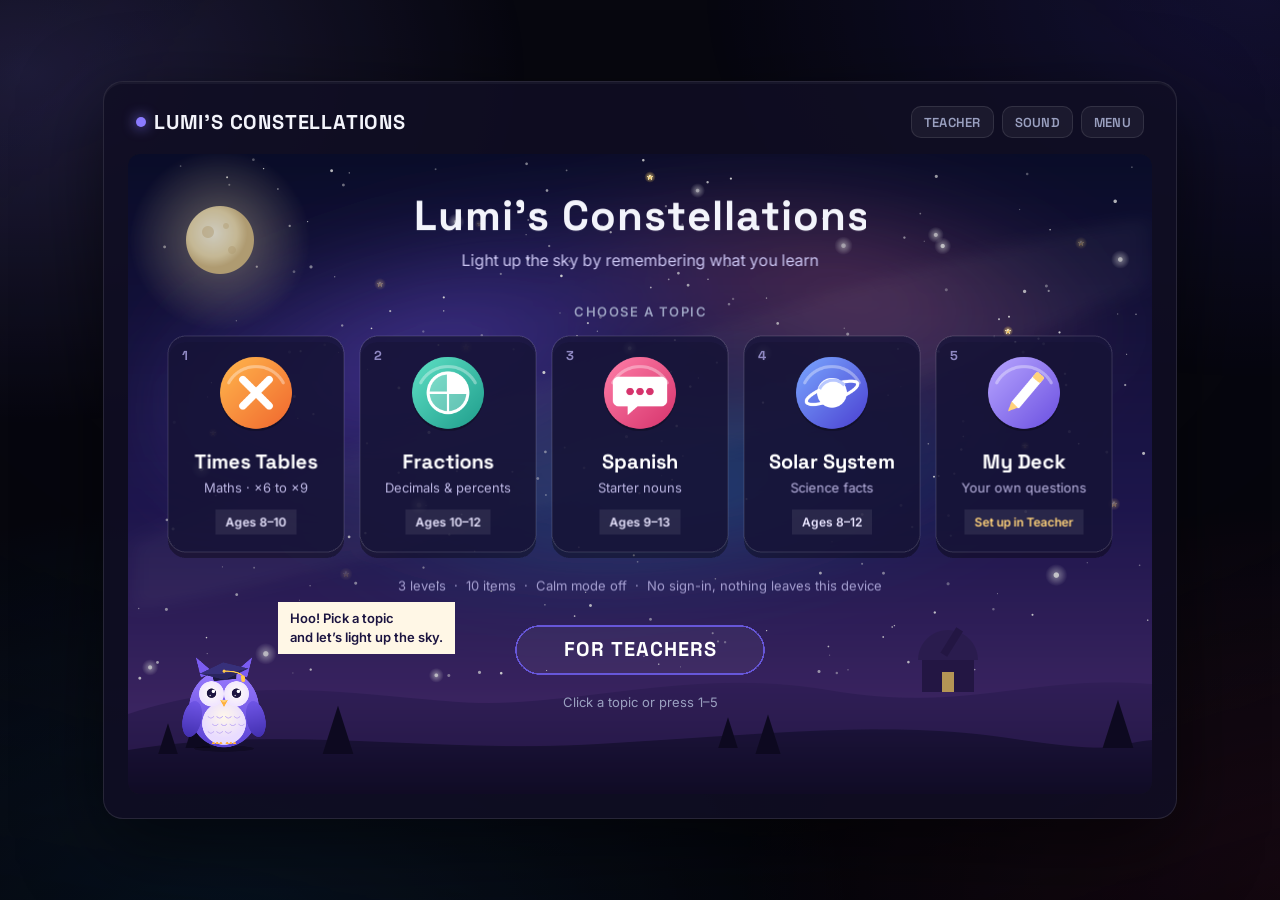
<file: index.html>
<!DOCTYPE html>
<html lang="en">
<head>
  <meta charset="UTF-8" />
  <meta name="viewport" content="width=device-width, initial-scale=1.0, user-scalable=no" />
  <title>Lumi's Constellations · a retrieval-practice game</title>
  <meta name="description" content="A classroom learning game built on retrieval practice, spacing, interleaving and explanatory feedback." />
  <link rel="preconnect" href="https://fonts.googleapis.com" />
  <link rel="preconnect" href="https://fonts.gstatic.com" crossorigin />
  <link rel="stylesheet" href="game-ui.css" />
  <link rel="stylesheet" href="teacher.css" />
</head>
<body>
  <div class="stage-wrap">
    <div class="stage">
      <div class="stage-header">
        <h1 class="stage-title"><span class="dot"></span>Lumi's Constellations</h1>
        <div class="stage-controls" id="controls">
          <button id="btn-teacher" title="Teacher settings and custom questions">TEACHER</button>
          <button id="btn-mute"  title="Mute sound">SOUND</button>
          <button id="btn-reset" title="Back to topics">MENU</button>
        </div>
      </div>
      <div id="game"></div>
    </div>
  </div>

  <!-- Teacher panel (HTML so typing questions is comfortable) -->
  <div id="teacher" class="t-modal" hidden role="dialog" aria-modal="true" aria-labelledby="t-title">
    <div class="t-card">
      <div class="t-head">
        <h2 id="t-title">Teacher panel</h2>
        <button class="t-x" id="t-close" aria-label="Close">✕</button>
      </div>
      <div class="t-tabs" role="tablist">
        <button class="t-tab on" data-tab="deck" role="tab">My questions</button>
        <button class="t-tab" data-tab="settings" role="tab">Settings</button>
        <button class="t-tab" data-tab="why" role="tab">Why it works</button>
      </div>

      <section class="t-pane" data-pane="deck">
        <p>Write one question per line as <code>question = answer</code>. You can add an explanation students see when they get it wrong: <code>question = answer | why</code>.</p>
        <textarea id="t-deck" spellcheck="false" placeholder="Capital of France = Paris | Paris has been France's capital since the 10th century
H2O = water | 2 hydrogen atoms + 1 oxygen atom
photosynthesis makes = glucose | plants turn light, water and CO2 into sugar
8 squared = 64 | 8 × 8 = 64"></textarea>
        <div class="t-row">
          <span id="t-status" class="t-status">Add at least 4 questions. 8 to 12 works best.</span>
          <div class="t-actions">
            <button class="t-btn ghost" id="t-sample">Load example</button>
            <button class="t-btn" id="t-save">Save deck</button>
          </div>
        </div>
      </section>

      <section class="t-pane" data-pane="settings" hidden>
        <label class="t-opt">
          <input type="checkbox" id="t-calm" />
          <span><b>Calm mode</b><br/>Crystals never fall, so there's no time pressure. Good for anxious learners, SEN support, or brand-new content.</span>
        </label>
        <div class="t-opt">
          <span><b>Items per session</b><br/>Each item comes up in at least two levels. Fewer items means a shorter session and more repetition per item.</span>
          <select id="t-size">
            <option value="6">6 items (~1 min)</option>
            <option value="8">8 items (~1.5 min)</option>
            <option value="10">10 items (~2 min)</option>
            <option value="12">12 items (~3 min)</option>
          </select>
        </div>
        <p class="t-note">Privacy: the game runs in the browser. There are no accounts or tracking, and nothing is sent anywhere. Settings and your deck are saved on this device only.</p>
      </section>

      <section class="t-pane" data-pane="why" hidden>
        <ul class="t-why">
          <li><b>Retrieval practice:</b> students pull answers out of memory instead of re-reading. Recalling something strengthens memory more than reviewing it.</li>
          <li><b>Feedback that explains:</b> every mistake shows the right answer <i>and</i> a short reason or strategy, while the question is still fresh.</li>
          <li><b>Spacing:</b> a missed item comes back two questions later, and again in the final level. It never repeats straight away.</li>
          <li><b>Interleaving:</b> the final level mixes every item, so students have to work out which fact or strategy applies.</li>
          <li><b>Scaffolding:</b> new items arrive in small chunks. Choices go from 2 to 3 to 4, and time pressure only starts once items are familiar.</li>
          <li><b>Mastery, low stakes:</b> no lives and no game over. A level ends when every item has been answered correctly, and progress is never taken away.</li>
          <li><b>Diagnostic distractors:</b> wrong options in the built-in topics are common misconceptions (e.g. 1/4 → 0.4, "librería" = library), so the errors tell you something.</li>
          <li><b>Formative data:</b> the end screen shows first-try accuracy and which items to revisit. <i>Copy report</i> gives you a text summary you can paste anywhere.</li>
        </ul>
      </section>
    </div>
  </div>

  <!-- Phaser 3.80.1, bundled locally so the game also works behind school firewalls -->
  <script src="vendor/phaser.min.js"></script>

  <script>
    window.__fontsReady = (document.fonts && document.fonts.ready)
      ? Promise.race([
          Promise.all([
            document.fonts.load('700 44px "Space Grotesk"'),
            document.fonts.load('600 15px "Inter"'),
          ]).then(() => document.fonts.ready),
          new Promise((r) => setTimeout(r, 1500)),
        ])
      : Promise.resolve();
  </script>

  <script src="src/config.js"></script>
  <script src="src/content.js"></script>
  <script src="src/learning.js"></script>
  <script src="src/gameui.js"></script>
  <script src="src/audio.js"></script>
  <script src="src/juice.js"></script>
  <script src="src/teacher.js"></script>
  <script src="src/scenes/Boot.js"></script>
  <script src="src/scenes/Preload.js"></script>
  <script src="src/scenes/Menu.js"></script>
  <script src="src/scenes/Game.js"></script>
  <script src="src/scenes/Results.js"></script>
  <script src="src/main.js"></script>
</body>
</html>
</file>
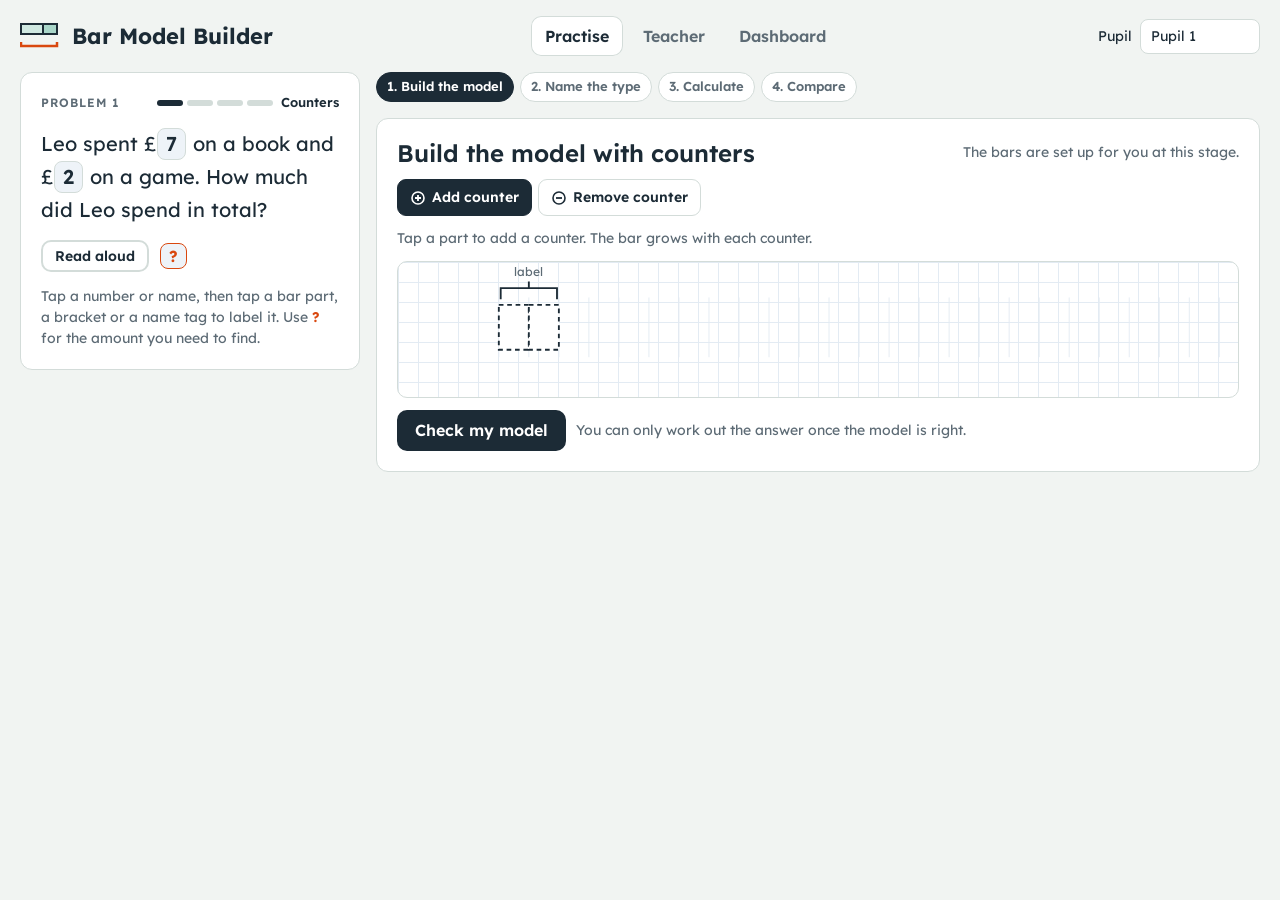
<file: bar-model-builder/index.html>
<!DOCTYPE html>
<html lang="en">
<head>
<meta charset="UTF-8">
<meta name="viewport" content="width=device-width, initial-scale=1, viewport-fit=cover">
<title>Bar Model Builder</title>
<meta name="claude:viewport-fit-sides" content="cover">
<meta name="description" content="A word-problem game where pupils build a bar model of the problem's structure before they calculate.">
<link rel="preconnect" href="https://fonts.googleapis.com">
<link rel="preconnect" href="https://fonts.gstatic.com" crossorigin>
<link rel="stylesheet" href="https://fonts.googleapis.com/css2?family=Lexend:wght@400;500;600;700&display=swap">
<style>
/* Layout: problem card on the left, the builder canvas (squared maths paper) on the right,
   then one step at a time underneath: build → name the type → equation → compare with an expert. */
:root {
  --bg: #f1f4f2;
  --paper: #ffffff;
  --grid: #e3ebf3;
  --ink: #1c2b36;
  --muted: #5d6b75;
  --line: #d3dcd9;
  --barA: #cfe8e1;        /* plain bar fill, part 1 */
  --barB: #a9d6c9;        /* plain bar fill, part 2 */
  --bar-edge: #1c2b36;
  --unknown: #d9480f;     /* the ? and the step accent */
  --hl: #ffe066;          /* equation term ↔ model part */
  --ok: #1d7a46;
  --bad: #c0392b;
  --btn: #1c2b36;
  --btn-ink: #ffffff;
  --chip: #eef3f8;
  --chip-on: #1c2b36;
  --chip-on-ink: #ffffff;
  --font: "Lexend", "Verdana", system-ui, sans-serif;
  --radius: 12px;
}
@media (prefers-color-scheme: dark) {
  :root:not([data-theme="light"]) {
    --bg: #121a1f; --paper: #19242b; --grid: #223139; --ink: #e8eef2; --muted: #9fb0bb; --line: #2c3c45;
    --barA: #2f5e55; --barB: #3f7a6d; --bar-edge: #dfe9ee; --unknown: #ff8a50; --hl: #8a6d00;
    --ok: #4cc283; --bad: #ff7a6b; --btn: #e8eef2; --btn-ink: #121a1f; --chip: #223139; --chip-on: #e8eef2; --chip-on-ink: #121a1f;
    color-scheme: dark;
  }
}
:root[data-theme="dark"] {
  --bg: #121a1f; --paper: #19242b; --grid: #223139; --ink: #e8eef2; --muted: #9fb0bb; --line: #2c3c45;
  --barA: #2f5e55; --barB: #3f7a6d; --bar-edge: #dfe9ee; --unknown: #ff8a50; --hl: #8a6d00;
  --ok: #4cc283; --bad: #ff7a6b; --btn: #e8eef2; --btn-ink: #121a1f; --chip: #223139; --chip-on: #e8eef2; --chip-on-ink: #121a1f;
  color-scheme: dark;
}
* { box-sizing: border-box; }
[hidden] { display: none !important; }
html, body { margin: 0; }
body {
  background: var(--bg); color: var(--ink); font-family: var(--font); font-size: 16px; line-height: 1.5;
  padding-left: max(16px, env(safe-area-inset-left, 0px)); padding-right: max(16px, env(safe-area-inset-right, 0px));
  padding-block: 16px 40px;
}
.app { max-width: 1240px; margin: 0 auto; display: grid; gap: 16px; }
h1, h2, h3 { margin: 0; line-height: 1.2; text-wrap: balance; font-weight: 600; }
button, input, select, textarea { font: inherit; color: inherit; }
:focus-visible { outline: 3px solid var(--unknown); outline-offset: 2px; }
.muted { color: var(--muted); }
.label { font-size: 12px; font-weight: 600; letter-spacing: .08em; text-transform: uppercase; color: var(--muted); }
.panel { background: var(--paper); border: 1px solid var(--line); border-radius: var(--radius); padding: 20px; min-width: 0; }
.row { display: flex; flex-wrap: wrap; gap: 10px; align-items: center; }
.btn { appearance: none; border: 2px solid var(--btn); background: var(--btn); color: var(--btn-ink); font-weight: 600; padding: 9px 16px; border-radius: 10px; cursor: pointer; line-height: 1.2; }
.btn.ghost { background: transparent; color: var(--ink); border-color: var(--line); }
.btn.ghost:hover { border-color: var(--ink); }
.btn.small { padding: 6px 12px; font-size: 14px; }
.btn:disabled { opacity: .45; cursor: default; }

/* header */
.bar { display: flex; flex-wrap: wrap; gap: 12px 20px; align-items: center; justify-content: space-between; }
.brand { display: flex; align-items: center; gap: 12px; }
.brand svg { flex: none; }
.brand h1 { font-size: 22px; font-weight: 700; }
nav.tabs { display: flex; flex-wrap: wrap; gap: 6px; }
nav.tabs button { appearance: none; border: 0; background: transparent; padding: 8px 14px; border-radius: 10px; cursor: pointer; font-weight: 600; color: var(--muted); }
nav.tabs button[aria-current="page"] { background: var(--paper); color: var(--ink); box-shadow: inset 0 0 0 1px var(--line); }
.pupil { display: flex; align-items: center; gap: 8px; font-size: 14px; }
.pupil input { width: 120px; border: 1px solid var(--line); border-radius: 8px; padding: 6px 10px; background: var(--paper); }

/* practise layout */
.practise { display: grid; grid-template-columns: minmax(0, 340px) minmax(0, 1fr); gap: 16px; align-items: start; }
.card { display: grid; gap: 14px; position: sticky; top: 16px; }
.stage-line { display: flex; flex-wrap: wrap; justify-content: space-between; gap: 8px; align-items: center; }
.pips { display: flex; gap: 4px; align-items: center; }
.pips i { width: 26px; height: 6px; border-radius: 3px; background: var(--line); }
.pips i.on { background: var(--ink); }
.problem-text { font-size: 20px; line-height: 1.65; }
.chip { appearance: none; border: 1.5px solid var(--line); background: var(--chip); border-radius: 8px; padding: 0 8px; margin: 0 1px; cursor: pointer; font-weight: 600; line-height: 1.5; }
.chip.name { border-style: dashed; }
.chip[aria-pressed="true"] { background: var(--chip-on); color: var(--chip-on-ink); border-color: var(--chip-on); }
.chip.q { color: var(--unknown); border-color: var(--unknown); font-weight: 700; }
.chip.q[aria-pressed="true"] { background: var(--unknown); color: #fff; }
.chip-help { font-size: 14px; color: var(--muted); }

.steps { display: grid; gap: 16px; min-width: 0; }
.stepper { display: flex; flex-wrap: wrap; gap: 6px; }
.stepper span { font-size: 13px; font-weight: 600; padding: 4px 10px; border-radius: 999px; background: var(--paper); border: 1px solid var(--line); color: var(--muted); }
.stepper span.now { background: var(--ink); color: var(--paper); border-color: var(--ink); }
.stepper span.done { color: var(--ok); border-color: var(--ok); }

.toolbar { display: flex; flex-wrap: wrap; gap: 6px; align-items: center; }
.tool { appearance: none; border: 1.5px solid var(--line); background: var(--paper); padding: 7px 12px; border-radius: 9px; cursor: pointer; font-size: 14px; font-weight: 600; display: inline-flex; gap: 6px; align-items: center; }
.tool[aria-pressed="true"] { border-color: var(--ink); background: var(--ink); color: var(--paper); }
.tool svg { width: 16px; height: 16px; }
.sep { width: 1px; align-self: stretch; background: var(--line); margin: 0 4px; }
.tool-help { font-size: 14px; color: var(--muted); min-height: 1.5em; }

.canvas-wrap { position: relative; border: 1px solid var(--line); border-radius: 10px; overflow: hidden; background: var(--paper); }
.canvas-wrap.squared { background-image: linear-gradient(var(--grid) 1px, transparent 1px), linear-gradient(90deg, var(--grid) 1px, transparent 1px); background-size: 20px 20px; }
#canvas { display: block; width: 100%; height: auto; touch-action: none; user-select: none; -webkit-user-select: none; }
.svg-seg { stroke: var(--bar-edge); stroke-width: 2; }
.svg-seg.a { fill: var(--barA); } .svg-seg.b { fill: var(--barB); }
.svg-seg.empty { fill: var(--paper); stroke-dasharray: 5 4; }
.svg-seg.hl, .svg-br.hl path { filter: drop-shadow(0 0 0 var(--hl)); }
.svg-seg.hl { fill: var(--hl); }
.svg-seg.bad { stroke: var(--bad); stroke-width: 3.5; }
.svg-label { font: 600 20px var(--font); fill: var(--ink); text-anchor: middle; dominant-baseline: central; pointer-events: none; }
.svg-label.q { fill: var(--unknown); font-weight: 700; font-size: 24px; }
.svg-br path { fill: none; stroke: var(--ink); stroke-width: 2; }
.svg-br.hl path { stroke: var(--unknown); stroke-width: 3; }
.svg-br.hl .svg-label { fill: var(--unknown); }
.svg-name { fill: var(--chip); stroke: var(--line); stroke-width: 1.5; }
.svg-name.set { fill: var(--paper); stroke: var(--ink); }
.svg-name-text { font: 600 15px var(--font); fill: var(--ink); text-anchor: middle; dominant-baseline: central; pointer-events: none; }
.svg-name-text.ph { fill: var(--muted); font-weight: 400; font-size: 13px; }
.svg-handle { fill: var(--ink); cursor: ew-resize; }
.svg-tick { stroke: var(--grid); stroke-width: 1; }
.svg-dot { fill: var(--ink); }
.svg-empty-msg { font: 400 16px var(--font); fill: var(--muted); text-anchor: middle; }
.svg-preview { fill: none; stroke: var(--unknown); stroke-width: 2; stroke-dasharray: 6 4; }

.popover { position: absolute; z-index: 5; background: var(--paper); border: 1px solid var(--ink); border-radius: 10px; padding: 10px; box-shadow: 0 8px 24px rgba(0,0,0,.18); display: grid; gap: 8px; }
.popover .row { gap: 6px; }

.feedback { border-radius: 10px; padding: 12px 14px; border: 1px solid var(--line); border-left: 6px solid var(--muted); background: var(--paper); }
.feedback.ok { border-left-color: var(--ok); }
.feedback.bad { border-left-color: var(--unknown); }
.feedback b { display: block; margin-bottom: 2px; }
.feedback .hint { color: var(--muted); font-size: 14px; margin-top: 6px; }

.options { display: grid; grid-template-columns: repeat(auto-fit, minmax(180px, 1fr)); gap: 8px; }
.opt { appearance: none; text-align: left; border: 2px solid var(--line); background: var(--paper); border-radius: 10px; padding: 12px; cursor: pointer; display: grid; gap: 4px; }
.opt:hover { border-color: var(--ink); }
.opt.right { border-color: var(--ok); }
.opt.wrong { border-color: var(--bad); }
.opt b { font-size: 16px; }
.opt span { font-size: 13px; color: var(--muted); }

.eq-row { display: grid; grid-template-columns: minmax(0, 1fr) 160px auto; gap: 10px; align-items: end; }
.field { display: grid; gap: 4px; }
.field input, .field select, .field textarea { border: 1.5px solid var(--line); border-radius: 9px; padding: 10px 12px; background: var(--paper); min-width: 0; }
.field input:focus, .field select:focus, .field textarea:focus { border-color: var(--ink); outline: none; }
#eq-input { font-size: 22px; font-weight: 600; letter-spacing: .02em; }
#ans-input { font-size: 22px; font-weight: 600; }
.ops { display: flex; flex-wrap: wrap; gap: 6px; }
.ops button { min-width: 40px; }

.compare { display: grid; grid-template-columns: repeat(2, minmax(0, 1fr)); gap: 16px; }
.compare figure { margin: 0; display: grid; gap: 6px; }
.compare figcaption { font-weight: 600; }
.mini { border: 1px solid var(--line); border-radius: 10px; background: var(--paper); }
.mini svg { display: block; width: 100%; height: auto; }
.eq-show { font-size: 20px; font-weight: 600; }
.notice { border-radius: 10px; padding: 10px 14px; background: var(--paper); border: 1px dashed var(--ink); }

/* teacher + dashboard */
.teacher { display: grid; grid-template-columns: minmax(0, 1fr) minmax(0, 1fr); gap: 16px; align-items: start; }
.checks { display: grid; gap: 8px; }
.checks label { display: flex; gap: 10px; align-items: center; cursor: pointer; }
.checks input { width: 18px; height: 18px; accent-color: var(--ink); }
.form-grid { display: grid; grid-template-columns: repeat(auto-fit, minmax(150px, 1fr)); gap: 10px; }
.table-wrap { overflow-x: auto; }
table { border-collapse: collapse; width: 100%; min-width: 760px; font-variant-numeric: tabular-nums; }
th, td { text-align: left; padding: 10px; border-bottom: 1px solid var(--line); vertical-align: top; }
th { font-size: 12px; letter-spacing: .06em; text-transform: uppercase; color: var(--muted); font-weight: 600; }
.pill { display: inline-block; font-size: 12px; font-weight: 600; padding: 2px 8px; border-radius: 999px; background: var(--chip); margin: 0 4px 4px 0; }
.custom-list { display: grid; gap: 8px; }
.custom-item { display: flex; justify-content: space-between; gap: 10px; align-items: flex-start; border: 1px solid var(--line); border-radius: 10px; padding: 10px; }

/* print */
.print-card { background: #fff; color: #1c2b36; border: 1px solid var(--line); border-radius: 8px; padding: 18px; display: grid; gap: 10px; }
.print-card .ptext { font-size: 18px; }
.blank-model { height: 260px; border: 1px solid #b9c6d3; background-image: linear-gradient(#e3ebf3 1px, transparent 1px), linear-gradient(90deg, #e3ebf3 1px, transparent 1px); background-size: 8mm 8mm; }
.print-lines { display: grid; gap: 14px; }
.print-lines div { border-bottom: 1px solid #1c2b36; height: 26px; }

@media (max-width: 900px) {
  .practise, .teacher { grid-template-columns: minmax(0, 1fr); }
  .card { position: static; }
  .compare { grid-template-columns: minmax(0, 1fr); }
}
@media (max-width: 520px) {
  .eq-row { grid-template-columns: minmax(0, 1fr); }
  .problem-text { font-size: 18px; }
}
@media (prefers-reduced-motion: reduce) { * { transition: none !important; } }
@media print {
  body { background: #fff; padding: 0; }
  body > .app > *:not(#view-print) { display: none !important; }
  #view-print .no-print { display: none !important; }
  .print-card { border: 0; break-after: page; }
  @page { size: A4 portrait; margin: 14mm; }
}
</style>
</head>
<body>
<div class="app">
  <header class="bar">
    <div class="brand">
      <svg width="40" height="28" viewBox="0 0 40 28" aria-hidden="true"><rect x="1" y="2" width="22" height="10" fill="var(--barA)" stroke="var(--bar-edge)" stroke-width="2"/><rect x="23" y="2" width="14" height="10" fill="var(--barB)" stroke="var(--bar-edge)" stroke-width="2"/><path d="M1 20 v4 h36 v-4" fill="none" stroke="var(--unknown)" stroke-width="2.5"/></svg>
      <h1>Bar Model Builder</h1>
    </div>
    <nav class="tabs" aria-label="Main">
      <button type="button" data-view="practise" aria-current="page">Practise</button>
      <button type="button" data-view="teacher">Teacher</button>
      <button type="button" data-view="dash">Dashboard</button>
    </nav>
    <label class="pupil">Pupil <input id="pupil" maxlength="20" autocomplete="off"></label>
  </header>

  <!-- ============ PRACTISE ============ -->
  <section id="view-practise" class="practise" aria-label="Practise">
    <div class="panel card" id="card">
      <div class="stage-line">
        <span class="label" id="prob-count"></span>
        <span class="row" style="gap:8px"><span class="pips" id="stage-pips" aria-hidden="true"></span><span style="font-size:13px;font-weight:600" id="stage-name"></span></span>
      </div>
      <div class="problem-text" id="problem-text"></div>
      <div class="row">
        <button class="btn ghost small" type="button" id="read-aloud">Read aloud</button>
        <button class="chip q" type="button" id="chip-q" aria-pressed="false" title="The amount you need to find">?</button>
      </div>
      <div class="chip-help" id="chip-help">Tap a number or name, then tap a bar part, a bracket or a name tag to label it. Use <b style="color:var(--unknown)">?</b> for the amount you need to find.</div>
    </div>

    <div class="steps">
      <div class="stepper" id="stepper"></div>

      <!-- Step: build -->
      <div class="panel" id="step-build" style="display:grid;gap:12px">
        <div class="row" style="justify-content:space-between">
          <h2 id="build-title">Build the model</h2>
          <span class="muted" style="font-size:14px" id="build-sub"></span>
        </div>
        <div class="toolbar" id="toolbar"></div>
        <div class="tool-help" id="tool-help"></div>
        <div class="canvas-wrap" id="canvas-wrap"><svg id="canvas" xmlns="http://www.w3.org/2000/svg"></svg></div>
        <div class="feedback" id="build-feedback" hidden></div>
        <div class="row">
          <button class="btn" type="button" id="check-model">Check my model</button>
          <span class="muted" style="font-size:14px">You can only work out the answer once the model is right.</span>
        </div>
      </div>

      <!-- Step: abstract (equation only) -->
      <div class="panel" id="step-abstract" hidden style="display:grid;gap:10px">
        <h2>Equation only</h2>
        <p class="muted" style="margin:0">You have built this kind of model correctly several times. Picture the bars in your head this time.</p>
        <div class="row"><button class="btn ghost" type="button" id="show-model">Show me a model</button><span class="muted" style="font-size:14px">Free to use. Your teacher can see how often it is used.</span></div>
        <div class="mini" id="abstract-model" hidden></div>
      </div>

      <!-- Step: name the schema -->
      <div class="panel" id="step-name" hidden style="display:grid;gap:12px">
        <h2>What type of problem is this?</h2>
        <div class="options" id="schema-options"></div>
        <div class="feedback" id="name-feedback" hidden></div>
      </div>

      <!-- Step: equation -->
      <div class="panel" id="step-eq" hidden style="display:grid;gap:12px">
        <h2>Write the calculation, then solve</h2>
        <p class="muted" style="margin:0">Numbers you type light up on the model, so you can check they are the right parts.</p>
        <div class="eq-row">
          <div class="field"><label for="eq-input" class="label">Calculation</label><input id="eq-input" autocomplete="off" inputmode="text" placeholder="e.g. 40 − 15"></div>
          <div class="field"><label for="ans-input" class="label">Answer</label><input id="ans-input" autocomplete="off" inputmode="decimal"></div>
          <button class="btn" type="button" id="check-eq">Check</button>
        </div>
        <div class="ops" aria-label="Insert a symbol"><button class="btn ghost small" type="button" data-op="+">+</button><button class="btn ghost small" type="button" data-op="−">−</button><button class="btn ghost small" type="button" data-op="×">×</button><button class="btn ghost small" type="button" data-op="÷">÷</button><button class="btn ghost small" type="button" data-op="(">(</button><button class="btn ghost small" type="button" data-op=")">)</button></div>
        <div class="feedback" id="eq-feedback" hidden></div>
      </div>

      <!-- Step: compare with expert -->
      <div class="panel" id="step-review" hidden style="display:grid;gap:14px">
        <h2>Compare with an expert model</h2>
        <div class="compare">
          <figure><figcaption>Your model</figcaption><div class="mini" id="review-yours"></div></figure>
          <figure><figcaption>An expert model</figcaption><div class="mini" id="review-expert"></div></figure>
        </div>
        <div class="eq-show" id="review-eq"></div>
        <p class="muted" style="margin:0" id="review-note"></p>
        <div class="notice" id="stage-notice" hidden></div>
        <div class="row"><button class="btn" type="button" id="next-problem">Next problem</button></div>
      </div>
    </div>
  </section>

  <!-- ============ TEACHER ============ -->
  <section id="view-teacher" class="teacher" hidden aria-label="Teacher">
    <div class="panel" style="display:grid;gap:18px">
      <h2>Practice settings</h2>
      <div class="field">
        <span class="label">Problem types</span>
        <div class="checks" id="schema-checks"></div>
      </div>
      <div class="field">
        <label class="label" for="range">Number range</label>
        <select id="range"><option value="20">Up to 20</option><option value="100">Up to 100</option><option value="1000">Up to 1,000</option></select>
        <span class="muted" style="font-size:14px">The counters stage always uses numbers small enough to count.</span>
      </div>
      <div class="field">
        <span class="label">Set a pupil's stage</span>
        <div class="form-grid">
          <select id="jump-schema" aria-label="Problem type"></select>
          <select id="jump-stage" aria-label="Stage"></select>
          <button class="btn ghost" type="button" id="jump-go">Apply to current pupil</button>
        </div>
        <span class="muted" style="font-size:14px">Pupils move up a stage after 3 correct models in a row, and back a stage after 2 wrong first tries in a row.</span>
      </div>
      <label class="checks"><span style="display:flex;gap:10px;align-items:center"><input type="checkbox" id="opt-read"> Show the Read aloud button</span></label>
      <div class="field">
        <span class="label">Print kit</span>
        <div class="row"><button class="btn ghost" type="button" id="open-print">Problem cards and blank templates</button></div>
      </div>
      <div style="display:grid;gap:8px;font-size:14px" class="muted">
        <b style="color:var(--ink)">Why it is built this way</b>
        <span>Schema-based instruction teaches pupils to recognise the problem type and draw its structure. In a randomised trial with Grade 3 pupils with maths difficulties it beat the control (g = 0.46). Concreteness fading (counters, then bars, then equations) improved transfer. There is no trial of a bar model game yet, so this game itself still needs validating.</span>
        <span>Sources: <a href="https://experts.umn.edu/en/publications/a-randomized-controlled-trial-of-the-impact-of-schema-based-instr/" target="_blank" rel="noopener">Jitendra et al.</a> · <a href="https://www.learningandthebrain.com/blog/?p=5200" target="_blank" rel="noopener">Fyfe, McNeil &amp; Borjas</a> · <a href="https://pcl.sitehost.iu.edu/rgoldsto/courses/cogscilearning/McNeilFyfe12.pdf" target="_blank" rel="noopener">McNeil &amp; Fyfe</a></span>
      </div>
    </div>

    <div class="panel" style="display:grid;gap:14px">
      <h2>Write your own problem</h2>
      <p class="muted" style="margin:0">Choose the type, enter the numbers, then write the story. The structure drives the model check, so the game can mark any valid model.</p>
      <div class="form-grid">
        <div class="field"><label class="label" for="cp-schema">Type</label><select id="cp-schema"></select></div>
      </div>
      <div class="form-grid" id="cp-fields"></div>
      <div class="field"><label class="label" for="cp-text">Story</label><textarea id="cp-text" rows="3" placeholder="Write the problem. Use the same numbers as above."></textarea></div>
      <div class="feedback" id="cp-feedback" hidden></div>
      <div class="field" id="cp-preview-wrap" hidden><span class="label">Expert model for this problem</span><div class="mini" id="cp-preview"></div></div>
      <div class="row"><button class="btn ghost" type="button" id="cp-check">Preview</button><button class="btn" type="button" id="cp-save">Save problem</button></div>
      <div class="field"><span class="label">Your problems</span><div class="custom-list" id="cp-list"></div></div>
    </div>
  </section>

  <!-- ============ DASHBOARD ============ -->
  <section id="view-dash" hidden aria-labelledby="dash-h">
    <div class="panel" style="display:grid;gap:14px">
      <div class="row" style="justify-content:space-between;align-items:end">
        <div style="display:grid;gap:2px"><h2 id="dash-h">Dashboard</h2><span class="muted">Saved on this device only. Success is solving new word problems on paper two weeks later.</span></div>
        <div class="row"><button class="btn ghost" type="button" id="dash-example">Load example pupils</button><span class="row" id="dash-clear-wrap"><button class="btn ghost" type="button" id="dash-clear">Clear data</button></span></div>
      </div>
      <div id="dash-body"></div>
      <p class="muted" style="margin:0;font-size:14px"><b>Model accuracy:</b> models right on the first check. <b>Type named:</b> problem type named correctly. <b>Models shown:</b> how often a pupil at the equation-only stage asked to see a model.</p>
    </div>
  </section>

  <!-- ============ PRINT ============ -->
  <section id="view-print" hidden aria-label="Print kit">
    <div style="display:grid;gap:16px">
      <div class="panel no-print" style="display:grid;gap:10px">
        <h2>Print kit</h2>
        <p class="muted" style="margin:0">Six problem cards from the selected types, each with a blank squared template for drawing the bar model on paper.</p>
        <div class="row"><button class="btn" type="button" id="do-print">Print</button><button class="btn ghost" type="button" id="print-new">New set</button><button class="btn ghost" type="button" id="print-back">Back</button><span class="muted" id="print-note"></span></div>
      </div>
      <div id="print-root" style="display:grid;gap:16px"></div>
    </div>
  </section>
</div>
<script src="app.js"></script>
</body>
</html>
</file>
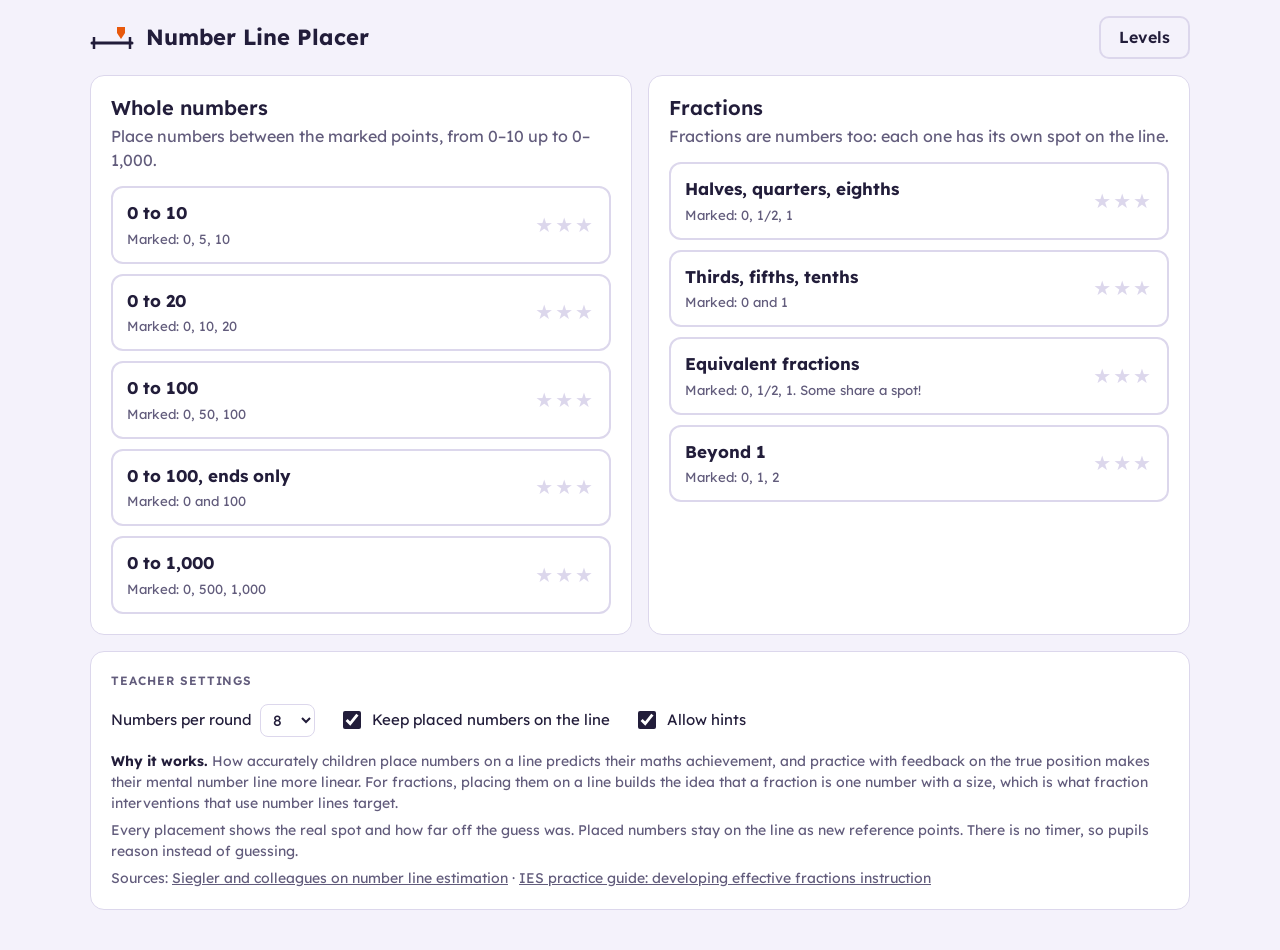
<file: number-line-placer/index.html>
<!DOCTYPE html>
<html lang="en">
<head>
<meta charset="UTF-8">
<meta name="viewport" content="width=device-width, initial-scale=1, viewport-fit=cover">
<title>Number Line Placer</title>
<meta name="claude:viewport-fit-sides" content="cover">
<meta name="description" content="Place whole numbers and fractions on a number line, see where they really go, and watch the line fill up.">
<link rel="preconnect" href="https://fonts.googleapis.com">
<link rel="preconnect" href="https://fonts.gstatic.com" crossorigin>
<link rel="stylesheet" href="https://fonts.googleapis.com/css2?family=Lexend:wght@400;500;600;700&display=swap">
<style>
/* Layout: one long number line is the whole stage; the number to place sits above it like a card,
   feedback appears beneath it. Level picker and round summary use the same column. */
:root {
  --bg: #f4f2fb;
  --surface: #ffffff;
  --ink: #221d3a;
  --muted: #625c7c;
  --line: #dcd7ec;
  --axis: #221d3a;
  --pin: #e8590c;        /* the pupil's guess */
  --true: #2b8a3e;       /* the real position */
  --known: #5f3dc4;      /* numbers already on the line */
  --hint: #9b8fd0;
  --btn: #221d3a;
  --btn-ink: #ffffff;
  --gold: #f2b705;
  --font: "Lexend", "Verdana", system-ui, sans-serif;
}
@media (prefers-color-scheme: dark) {
  :root:not([data-theme="light"]) {
    --bg: #15121f; --surface: #1e1a2d; --ink: #eeeaf8; --muted: #a9a2c3; --line: #332d4a; --axis: #eeeaf8;
    --pin: #ff8a3d; --true: #51cf66; --known: #b197fc; --hint: #6c5fa8; --btn: #eeeaf8; --btn-ink: #15121f; color-scheme: dark;
  }
}
:root[data-theme="dark"] {
  --bg: #15121f; --surface: #1e1a2d; --ink: #eeeaf8; --muted: #a9a2c3; --line: #332d4a; --axis: #eeeaf8;
  --pin: #ff8a3d; --true: #51cf66; --known: #b197fc; --hint: #6c5fa8; --btn: #eeeaf8; --btn-ink: #15121f; color-scheme: dark;
}
* { box-sizing: border-box; }
[hidden] { display: none !important; }
html, body { margin: 0; }
body {
  background: var(--bg); color: var(--ink); font-family: var(--font); font-size: 16px; line-height: 1.5;
  padding-left: max(16px, env(safe-area-inset-left, 0px)); padding-right: max(16px, env(safe-area-inset-right, 0px));
  padding-block: 16px 40px;
}
.app { max-width: 1100px; margin: 0 auto; display: grid; gap: 16px; }
h1, h2, h3 { margin: 0; line-height: 1.2; font-weight: 600; text-wrap: balance; }
button, select { font: inherit; color: inherit; }
:focus-visible { outline: 3px solid var(--pin); outline-offset: 2px; }
.muted { color: var(--muted); }
.label { font-size: 12px; font-weight: 600; letter-spacing: .08em; text-transform: uppercase; color: var(--muted); }
.panel { background: var(--surface); border: 1px solid var(--line); border-radius: 14px; padding: 20px; min-width: 0; }
.row { display: flex; flex-wrap: wrap; gap: 10px; align-items: center; }
.btn { appearance: none; border: 2px solid var(--btn); background: var(--btn); color: var(--btn-ink); font-weight: 600; padding: 10px 18px; border-radius: 10px; cursor: pointer; line-height: 1.2; }
.btn.ghost { background: transparent; color: var(--ink); border-color: var(--line); }
.btn.ghost:hover { border-color: var(--ink); }
.btn.big { font-size: 20px; padding: 14px 26px; }
.btn:disabled { opacity: .4; cursor: default; }
.kbd { font-size: 12px; border: 1px solid currentColor; border-radius: 5px; padding: 0 5px; margin-left: 8px; opacity: .7; font-weight: 600; }

/* header */
.bar { display: flex; flex-wrap: wrap; gap: 12px 20px; align-items: center; justify-content: space-between; }
.brand { display: flex; gap: 12px; align-items: center; }
.brand h1 { font-size: 22px; font-weight: 700; }

/* level picker */
.modes { display: grid; grid-template-columns: repeat(2, minmax(0, 1fr)); gap: 16px; }
.mode h2 { font-size: 20px; margin-bottom: 4px; }
.levels { display: grid; gap: 10px; margin-top: 14px; }
.level { appearance: none; text-align: left; display: grid; grid-template-columns: minmax(0, 1fr) auto; gap: 4px 12px; align-items: center; border: 2px solid var(--line); background: var(--surface); border-radius: 12px; padding: 12px 14px; cursor: pointer; }
.level:hover { border-color: var(--ink); }
.level b { font-size: 17px; }
.level small { color: var(--muted); grid-column: 1; }
.stars { grid-row: 1 / span 2; grid-column: 2; font-size: 20px; letter-spacing: 2px; color: var(--line); white-space: nowrap; }
.stars .on { color: var(--gold); }
.mini-line { grid-column: 1 / -1; height: 18px; }
.settings { display: flex; flex-wrap: wrap; gap: 12px 24px; align-items: center; font-size: 15px; }
.settings label { display: flex; gap: 8px; align-items: center; cursor: pointer; }
.settings input[type=checkbox] { width: 18px; height: 18px; accent-color: var(--ink); }
.settings select { border: 1px solid var(--line); border-radius: 8px; padding: 5px 8px; background: var(--surface); }

/* play */
.play-head { display: flex; flex-wrap: wrap; gap: 10px 16px; justify-content: space-between; align-items: center; }
.dots { display: flex; gap: 6px; flex-wrap: wrap; }
.dots i { width: 14px; height: 14px; border-radius: 50%; background: var(--line); }
.dots i.s3 { background: var(--true); } .dots i.s2 { background: #74b816; } .dots i.s1 { background: var(--gold); } .dots i.s0 { background: var(--pin); }
.dots i.now { outline: 2px solid var(--ink); outline-offset: 2px; }
.stage { display: grid; gap: 14px; justify-items: center; text-align: center; }
.prompt { font-size: 22px; font-weight: 600; display: flex; flex-wrap: wrap; gap: 14px; align-items: center; justify-content: center; }
.card { min-width: 96px; padding: 10px 22px; border-radius: 14px; border: 3px solid var(--pin); background: var(--surface); font-size: 44px; font-weight: 700; line-height: 1; display: inline-flex; align-items: center; justify-content: center; gap: 8px; font-variant-numeric: tabular-nums; }
.frac { display: inline-grid; justify-items: center; line-height: 1; font-size: .78em; }
.frac span:first-child { border-bottom: 3px solid currentColor; padding: 0 4px 3px; }
.frac span:last-child { padding-top: 3px; }
.line-wrap { width: 100%; overflow-x: auto; }
#line { display: block; width: 100%; min-width: 600px; height: auto; touch-action: none; user-select: none; -webkit-user-select: none; cursor: crosshair; }
#line.locked { cursor: default; }
.ax { stroke: var(--axis); stroke-width: 4; stroke-linecap: round; }
.tick { stroke: var(--axis); stroke-width: 3; }
.tick.known { stroke: var(--known); }
.tick.hint { stroke: var(--hint); stroke-width: 2; stroke-dasharray: 4 4; }
.lbl { font: 700 22px var(--font); fill: var(--axis); text-anchor: middle; }
.lbl.small { font-size: 18px; }
.lbl.known { fill: var(--known); }
.lbl.true { fill: var(--true); }
.lbl.hint { fill: var(--hint); font-size: 15px; font-weight: 600; }
.fbar { stroke: currentColor; stroke-width: 2; }
.pin { fill: var(--pin); }
.pin-line { stroke: var(--pin); stroke-width: 3; }
.true-line { stroke: var(--true); stroke-width: 3; }
.err-bracket { fill: none; stroke: var(--muted); stroke-width: 2; stroke-dasharray: 3 4; }
.actions { display: flex; flex-wrap: wrap; gap: 10px; justify-content: center; }
.feedback { max-width: 640px; width: 100%; border-radius: 12px; padding: 12px 16px; border: 1px solid var(--line); border-left: 6px solid var(--muted); text-align: left; background: var(--surface); }
.feedback b { display: block; font-size: 18px; }
.feedback.s3 { border-left-color: var(--true); } .feedback.s2 { border-left-color: #74b816; } .feedback.s1 { border-left-color: var(--gold); } .feedback.s0 { border-left-color: var(--pin); }
.help { font-size: 14px; color: var(--muted); }

/* summary */
.summary { display: grid; gap: 16px; }
.big-stars { font-size: 44px; letter-spacing: 6px; color: var(--line); }
.big-stars .on { color: var(--gold); }
.table-wrap { overflow-x: auto; }
table { border-collapse: collapse; width: 100%; min-width: 420px; font-variant-numeric: tabular-nums; }
th, td { text-align: left; padding: 8px 10px; border-bottom: 1px solid var(--line); }
th { font-size: 12px; letter-spacing: .06em; text-transform: uppercase; color: var(--muted); font-weight: 600; }
.why { font-size: 14px; color: var(--muted); display: grid; gap: 6px; }
.why a { color: inherit; }

@media (max-width: 760px) { .modes { grid-template-columns: minmax(0, 1fr); } .card { font-size: 36px; } }
@media (prefers-reduced-motion: reduce) { * { transition: none !important; animation: none !important; } }
</style>
</head>
<body>
<div class="app">
  <header class="bar">
    <div class="brand">
      <svg width="44" height="26" viewBox="0 0 44 26" aria-hidden="true"><line x1="2" y1="18" x2="42" y2="18" stroke="var(--axis)" stroke-width="3" stroke-linecap="round"/><line x1="4" y1="12" x2="4" y2="24" stroke="var(--axis)" stroke-width="2.5"/><line x1="40" y1="12" x2="40" y2="24" stroke="var(--axis)" stroke-width="2.5"/><path d="M27 2 h8 v6 l-4 6 l-4 -6z" fill="var(--pin)"/></svg>
      <h1>Number Line Placer</h1>
    </div>
    <div class="row">
      <button class="btn ghost" type="button" id="nav-levels">Levels</button>
    </div>
  </header>

  <!-- ===== LEVELS ===== -->
  <section id="view-levels" style="display:grid;gap:16px" aria-label="Choose a level">
    <div class="modes">
      <div class="panel mode"><h2>Whole numbers</h2><span class="muted">Place numbers between the marked points, from 0–10 up to 0–1,000.</span><div class="levels" id="levels-whole"></div></div>
      <div class="panel mode"><h2>Fractions</h2><span class="muted">Fractions are numbers too: each one has its own spot on the line.</span><div class="levels" id="levels-frac"></div></div>
    </div>
    <div class="panel" style="display:grid;gap:14px">
      <span class="label">Teacher settings</span>
      <div class="settings">
        <label>Numbers per round <select id="set-count"><option value="6">6</option><option value="8">8</option><option value="10">10</option></select></label>
        <label><input type="checkbox" id="set-keep"> Keep placed numbers on the line</label>
        <label><input type="checkbox" id="set-hint"> Allow hints</label>
      </div>
      <div class="why">
        <span><b style="color:var(--ink)">Why it works.</b> How accurately children place numbers on a line predicts their maths achievement, and practice with feedback on the true position makes their mental number line more linear. For fractions, placing them on a line builds the idea that a fraction is one number with a size, which is what fraction interventions that use number lines target.</span>
        <span>Every placement shows the real spot and how far off the guess was. Placed numbers stay on the line as new reference points. There is no timer, so pupils reason instead of guessing.</span>
        <span>Sources: <a href="https://www.cmu.edu/dietrich/psychology/cs/research-teaching/docs/2013LaskiSieglerNumberBoardGames.pdf" target="_blank" rel="noopener">Siegler and colleagues on number line estimation</a> · <a href="https://ies.ed.gov/ncee/wwc/PracticeGuide/15" target="_blank" rel="noopener">IES practice guide: developing effective fractions instruction</a></span>
      </div>
    </div>
  </section>

  <!-- ===== PLAY ===== -->
  <section id="view-play" hidden aria-label="Play">
    <div class="panel" style="display:grid;gap:18px">
      <div class="play-head">
        <div style="display:grid;gap:2px"><span class="label" id="play-level"></span><span class="muted" style="font-size:14px" id="play-sub"></span></div>
        <div class="dots" id="dots" aria-hidden="true"></div>
      </div>
      <div class="stage">
        <div class="prompt"><span>Where does</span><span class="card" id="card"></span><span>go?</span></div>
        <div class="help" id="help">Tap or drag on the line to move the pin. Arrow keys work too.</div>
        <div class="line-wrap"><svg id="line" viewBox="0 0 1000 270" tabindex="0" role="slider" aria-label="Number line. Use left and right arrows to move the pin."></svg></div>
        <div class="feedback" id="feedback" hidden aria-live="polite"></div>
        <div class="actions">
          <button class="btn big" type="button" id="place" disabled>Place it<span class="kbd">Enter</span></button>
          <button class="btn big ghost" type="button" id="hint">Hint<span class="kbd">H</span></button>
          <button class="btn big" type="button" id="next" hidden>Next number<span class="kbd">Enter</span></button>
        </div>
      </div>
    </div>
  </section>

  <!-- ===== SUMMARY ===== -->
  <section id="view-summary" hidden aria-label="Round summary">
    <div class="panel summary">
      <div class="row" style="justify-content:space-between;align-items:flex-start">
        <div style="display:grid;gap:4px"><span class="label" id="sum-level"></span><h2 id="sum-title"></h2><span class="muted" id="sum-sub"></span></div>
        <div class="big-stars" id="sum-stars" aria-hidden="true"></div>
      </div>
      <div class="line-wrap"><svg id="sum-line" viewBox="0 0 1000 270" style="display:block;width:100%;min-width:600px;height:auto" role="img" aria-label="The finished number line"></svg></div>
      <div class="table-wrap"><table><thead><tr><th>Number</th><th>Your pin</th><th>How far off</th><th>Hint</th></tr></thead><tbody id="sum-rows"></tbody></table></div>
      <div class="row">
        <button class="btn" type="button" id="sum-again">Play this level again</button>
        <button class="btn" type="button" id="sum-next">Next level</button>
        <button class="btn ghost" type="button" id="sum-levels">All levels</button>
      </div>
    </div>
  </section>
</div>

<script>
(function () {
  'use strict';
  const $ = (s) => document.querySelector(s);
  const el = (t, c, h) => { const e = document.createElement(t); if (c) e.className = c; if (h != null) e.innerHTML = h; return e; };
  const esc = (s) => String(s).replace(/[&<>"']/g, (c) => ({ '&': '&amp;', '<': '&lt;', '>': '&gt;', '"': '&quot;', "'": '&#39;' }[c]));
  const rnd = (a, b) => a + Math.floor(Math.random() * (b - a + 1));
  const shuffle = (a) => { a = a.slice(); for (let i = a.length - 1; i > 0; i--) { const j = Math.floor(Math.random() * (i + 1)); [a[i], a[j]] = [a[j], a[i]]; } return a; };
  const clamp = (v, a, b) => Math.max(a, Math.min(b, v));
  const store = {
    get(k, d) { try { const v = localStorage.getItem(k); return v ? JSON.parse(v) : d; } catch (e) { return d; } },
    set(k, v) { try { localStorage.setItem(k, JSON.stringify(v)); } catch (e) { /* storage blocked */ } },
  };

  // ------------------------------------------------------------
  // Numbers: {v, w, n, d} — whole numbers have only w; fractions n/d with optional whole part w
  // ------------------------------------------------------------
  const I = (k) => ({ v: k, w: k });
  const F = (n, d) => ({ v: n / d, n, d, w: 0 });
  const M = (w, n, d) => ({ v: w + n / d, w, n, d }); // mixed number
  const gcd = (a, b) => (b ? gcd(b, a % b) : a);
  const isFrac = (x) => x.d != null;
  const text = (x) => (!isFrac(x) ? String(x.w) : (x.w ? `${x.w} ${x.n}/${x.d}` : `${x.n}/${x.d}`));
  const html = (x) => (!isFrac(x) ? String(x.w) : `${x.w ? `<span>${x.w}</span>` : ''}<span class="frac"><span>${x.n}</span><span>${x.d}</span></span>`);
  const fmtPin = (v, L) => (L.mode === 'whole' ? String(Math.round(v)) : nearestFracText(v, L));
  function nearestFracText(v, L) {
    // describe a pin position in fractions the pupil knows: nearest of the level's denominators
    let best = null;
    for (const d of L.denoms) {
      const n = Math.round(v * d);
      const err = Math.abs(v - n / d);
      if (!best || err < best.err - 1e-9) best = { n, d, err };
    }
    const { n, d } = best;
    if (n === 0) return '0';
    if (n % d === 0) return String(n / d);
    if (n > d && L.max > 1) return `${Math.floor(n / d)} ${n % d}/${d}`;
    return `${n}/${d}`;
  }

  const LEVELS = [
    { id: 'w1', mode: 'whole', name: '0 to 10', sub: 'Marked: 0, 5, 10', min: 0, max: 10, bench: [I(0), I(5), I(10)], pool: () => [1, 2, 3, 4, 6, 7, 8, 9].map(I) },
    { id: 'w2', mode: 'whole', name: '0 to 20', sub: 'Marked: 0, 10, 20', min: 0, max: 20, bench: [I(0), I(10), I(20)], pool: () => [...Array(19).keys()].map((k) => k + 1).filter((k) => k !== 10).map(I) },
    { id: 'w3', mode: 'whole', name: '0 to 100', sub: 'Marked: 0, 50, 100', min: 0, max: 100, bench: [I(0), I(50), I(100)], pool: () => spreadInts(3, 97, [50]) },
    { id: 'w4', mode: 'whole', name: '0 to 100, ends only', sub: 'Marked: 0 and 100', min: 0, max: 100, bench: [I(0), I(100)], pool: () => spreadInts(4, 96, []) },
    { id: 'w5', mode: 'whole', name: '0 to 1,000', sub: 'Marked: 0, 500, 1,000', min: 0, max: 1000, bench: [I(0), I(500), I(1000)], pool: () => spreadInts(20, 980, [500]) },
    { id: 'f1', mode: 'frac', name: 'Halves, quarters, eighths', sub: 'Marked: 0, 1/2, 1', min: 0, max: 1, denoms: [2, 4, 8], bench: [I(0), F(1, 2), I(1)], pool: () => [F(1, 4), F(3, 4), F(1, 8), F(3, 8), F(5, 8), F(7, 8), F(1, 4), F(3, 4)] },
    { id: 'f2', mode: 'frac', name: 'Thirds, fifths, tenths', sub: 'Marked: 0 and 1', min: 0, max: 1, denoms: [3, 5, 6, 10], bench: [I(0), I(1)], pool: () => [F(1, 3), F(2, 3), F(1, 5), F(2, 5), F(3, 5), F(4, 5), F(1, 6), F(5, 6), F(1, 10), F(3, 10), F(7, 10), F(9, 10)] },
    { id: 'f3', mode: 'frac', name: 'Equivalent fractions', sub: 'Marked: 0, 1/2, 1. Some share a spot!', min: 0, max: 1, denoms: [2, 3, 4, 6, 8, 10, 12], bench: [I(0), F(1, 2), I(1)], pool: () => [F(2, 4), F(3, 6), F(4, 8), F(1, 4), F(2, 8), F(3, 4), F(6, 8), F(2, 6), F(1, 3), F(4, 10), F(2, 5), F(9, 12)] },
    { id: 'f4', mode: 'frac', name: 'Beyond 1', sub: 'Marked: 0, 1, 2', min: 0, max: 2, denoms: [2, 3, 4], bench: [I(0), I(1), I(2)], pool: () => [F(1, 2), F(3, 2), F(5, 4), F(7, 4), F(4, 3), F(5, 3), M(1, 1, 2), M(1, 1, 4), M(1, 3, 4), M(1, 2, 3), F(3, 4)] },
  ];
  function spreadInts(lo, hi, avoid) {
    // integers spread over the whole range, so every round covers low, middle and high numbers
    const bands = 10, out = [], w = (hi - lo) / bands;
    for (let b = 0; b < bands; b++) {
      let k, guard = 0;
      do { k = rnd(Math.ceil(lo + b * w), Math.floor(lo + (b + 1) * w)); guard++; } while (avoid.some((a) => Math.abs(a - k) < (hi > 200 ? 10 : 2)) && guard < 50);
      out.push(I(k));
    }
    return out;
  }

  const settings = Object.assign({ count: 8, keep: true, hint: true }, store.get('nlp-settings', {}));
  const saveSettings = () => store.set('nlp-settings', settings);
  const best = () => store.get('nlp-best', {});

  // ------------------------------------------------------------
  // Scoring: error as a percentage of the line's length
  // ------------------------------------------------------------
  const scoreOf = (err) => (err <= 3 ? 3 : err <= 7 ? 2 : err <= 15 ? 1 : 0);
  const roundStars = (avg) => (avg <= 5 ? 3 : avg <= 10 ? 2 : avg <= 20 ? 1 : 0);

  // ------------------------------------------------------------
  // Views
  // ------------------------------------------------------------
  function show(v) {
    ['levels', 'play', 'summary'].forEach((n) => { $('#view-' + n).hidden = n !== v; });
    if (v === 'levels') renderLevels();
    window.scrollTo(0, 0);
  }
  $('#nav-levels').onclick = () => show('levels');

  function starsHTML(n, max) { return Array.from({ length: max }, (_, i) => `<span class="${i < n ? 'on' : ''}">★</span>`).join(''); }
  function renderLevels() {
    const b = best();
    ['whole', 'frac'].forEach((mode) => {
      const box = $(mode === 'whole' ? '#levels-whole' : '#levels-frac');
      box.innerHTML = '';
      LEVELS.filter((L) => L.mode === mode).forEach((L) => {
        const rec = b[L.id];
        const btn = el('button', 'level', `<b>${L.name}</b><span class="stars" aria-label="${rec ? rec.stars : 0} of 3 stars">${starsHTML(rec ? rec.stars : 0, 3)}</span><small>${esc(L.sub)}${rec ? ` · best average error ${rec.avg.toFixed(1)}%` : ''}</small>`);
        btn.type = 'button';
        btn.onclick = () => startRound(L.id);
        box.append(btn);
      });
    });
    $('#set-count').value = String(settings.count);
    $('#set-keep').checked = settings.keep;
    $('#set-hint').checked = settings.hint;
  }
  $('#set-count').onchange = (e) => { settings.count = +e.target.value; saveSettings(); };
  $('#set-keep').onchange = (e) => { settings.keep = e.target.checked; saveSettings(); };
  $('#set-hint').onchange = (e) => { settings.hint = e.target.checked; saveSettings(); };

  // ------------------------------------------------------------
  // Round
  // ------------------------------------------------------------
  let R = null;
  function startRound(id) {
    const L = LEVELS.find((x) => x.id === id);
    let pool = L.pool();
    if (L.mode === 'frac') {
      // distinct labels, never a benchmark itself
      const seen = new Set();
      pool = shuffle(pool).filter((x) => { const t = text(x); if (seen.has(t) || L.bench.some((b) => text(b) === t)) return false; seen.add(t); return true; });
    } else pool = shuffle(pool).filter((x) => !L.bench.some((b) => b.v === x.v));
    // whole numbers: don't repeat a value in one round
    const uniq = []; const vs = new Set();
    pool.forEach((x) => { const k = text(x); if (!vs.has(k)) { vs.add(k); uniq.push(x); } });
    const items = uniq.slice(0, settings.count);
    R = { L, items, i: 0, pin: null, phase: 'place', results: [], known: [], hintOn: false };
    $('#play-level').textContent = (L.mode === 'whole' ? 'Whole numbers · ' : 'Fractions · ') + L.name;
    $('#play-sub').textContent = L.sub;
    $('#hint').hidden = !settings.hint;
    show('play');
    nextItem();
  }

  function nextItem() {
    if (R.i >= R.items.length) return finishRound();
    R.pin = null; R.phase = 'place'; R.hintOn = false;
    const x = R.items[R.i];
    $('#card').innerHTML = html(x);
    $('#card').setAttribute('aria-label', text(x));
    $('#feedback').hidden = true;
    $('#place').hidden = false; $('#place').disabled = true;
    $('#hint').disabled = false;
    $('#next').hidden = true;
    $('#line').classList.remove('locked');
    renderDots();
    draw();
    $('#line').focus({ preventScroll: true });
  }

  function renderDots() {
    $('#dots').innerHTML = R.items.map((_, k) => {
      const r = R.results[k];
      return `<i class="${r ? 's' + r.score : ''} ${k === R.i && R.phase === 'place' ? 'now' : ''}"></i>`;
    }).join('');
  }

  // ------------------------------------------------------------
  // Drawing the line (SVG, viewBox 1000 × 240)
  // ------------------------------------------------------------
  const X0 = 70, X1 = 930, AY = 180;
  const xOf = (v, L) => X0 + ((v - L.min) / (L.max - L.min)) * (X1 - X0);
  const vOf = (x, L) => L.min + clamp((x - X0) / (X1 - X0), 0, 1) * (L.max - L.min);

  function labelSVG(x, cls, xPos, y) {
    if (!isFrac(x)) return `<text class="lbl ${cls}" x="${xPos}" y="${y}">${esc(x.w.toLocaleString('en-GB'))}</text>`;
    const off = x.w ? 12 : 0;
    let s = '';
    if (x.w) s += `<text class="lbl ${cls}" x="${xPos - 12}" y="${y - 8}" style="text-anchor:end">${x.w}</text>`;
    const w = Math.max(String(x.n).length, String(x.d).length) * 12 + 8;
    s += `<text class="lbl small ${cls}" x="${xPos + off}" y="${y - 18}">${x.n}</text>`;
    s += `<line x1="${xPos + off - w / 2}" x2="${xPos + off + w / 2}" y1="${y - 13}" y2="${y - 13}" class="fbar" style="color:var(--${cls === 'known' ? 'known' : cls === 'true' ? 'true' : 'axis'})"/>`;
    s += `<text class="lbl small ${cls}" x="${xPos + off}" y="${y + 6}">${x.d}</text>`;
    return s;
  }

  function lineSVG(o) {
    const L = R.L;
    let s = `<line class="ax" x1="${X0 - 20}" x2="${X1 + 20}" y1="${AY}" y2="${AY}"/>`;
    // hint: halfway mark, and for fractions the partition into the card's denominator
    if (o.hint) {
      const x = o.hint;
      if (isFrac(x)) {
        for (let k = 1; k < x.d * (L.max - L.min); k++) { const xp = xOf(L.min + k / x.d, L); s += `<line class="tick hint" x1="${xp}" x2="${xp}" y1="${AY - 14}" y2="${AY + 14}"/>`; }
        s += `<text class="lbl hint" x="${(X0 + X1) / 2}" y="${AY + 82}">The line is split into ${({ 2: 'halves', 3: 'thirds', 4: 'quarters', 5: 'fifths', 6: 'sixths', 8: 'eighths', 10: 'tenths', 12: 'twelfths' })[x.d] || x.d + 'ths'}${L.max > 1 ? ' in each whole' : ''}. Count ${x.w ? x.w * x.d + x.n : x.n} of them from 0.</text>`;
      } else {
        const known = [...L.bench, ...R.known].map((k) => k.v).sort((a, b) => a - b);
        let lo = L.min, hi = L.max;
        known.forEach((k) => { if (k <= x.v) lo = Math.max(lo, k); if (k >= x.v) hi = Math.min(hi, k); });
        const mid = (lo + hi) / 2;
        const xp = xOf(mid, L);
        s += `<line class="tick hint" x1="${xp}" x2="${xp}" y1="${AY - 18}" y2="${AY + 18}"/>`;
        s += `<text class="lbl hint" x="${xp}" y="${AY + 44}">${Number.isInteger(mid) ? mid.toLocaleString('en-GB') : mid.toFixed(1)}</text>`;
        s += `<text class="lbl hint" x="${(X0 + X1) / 2}" y="${AY + 82}">${x.v} is between ${lo.toLocaleString('en-GB')} and ${hi.toLocaleString('en-GB')}. The dashed mark is halfway between them.</text>`;
      }
    }
    // benchmarks (below the line)
    L.bench.forEach((b) => {
      const xp = xOf(b.v, L);
      s += `<line class="tick" x1="${xp}" x2="${xp}" y1="${AY - 16}" y2="${AY + 16}"/>`;
      s += labelSVG(b, '', xp, AY + (isFrac(b) ? 58 : 48));
    });
    // numbers placed earlier in the round (above the line, staggered so labels don't collide)
    const rows = [];
    const placeLabel = (xp) => { let r = 0; while ((rows[r] || []).some((q) => Math.abs(q - xp) < 52)) r++; (rows[r] = rows[r] || []).push(xp); return r; };
    o.known.forEach((k) => {
      const xp = xOf(k.v, L);
      const r = placeLabel(xp);
      s += `<line class="tick known" x1="${xp}" x2="${xp}" y1="${AY - 14}" y2="${AY + 14}"/>`;
      s += labelSVG(k, 'known', xp, AY - 30 - r * (isFrac(k) ? 46 : 30));
    });
    // reveal: true position + the pupil's pin
    if (o.reveal) {
      const { x, pin } = o.reveal;
      const xt = xOf(x.v, L), xp = xOf(pin, L);
      s += `<path class="err-bracket" d="M${Math.min(xt, xp)} ${AY + 18} v6 H${Math.max(xt, xp)} v-6"/>`;
      s += `<line class="true-line" x1="${xt}" x2="${xt}" y1="${AY - 22}" y2="${AY + 22}"/>`;
      const r = placeLabel(xt);
      s += labelSVG(x, 'true', xt, AY - 30 - r * 46);
    }
    if (o.pin != null) {
      const xp = xOf(o.pin, L);
      s += `<line class="pin-line" x1="${xp}" x2="${xp}" y1="34" y2="${AY + 10}" opacity="${o.reveal ? 0.45 : 1}" style="stroke-width:2"/>`;
      s += `<path class="pin" d="M${xp - 12} 4 h24 v16 l-12 16 l-12 -16z" opacity="${o.reveal ? 0.45 : 1}"/>`;
    }
    return s;
  }

  function draw() {
    const x = R.items[R.i];
    const reveal = R.phase === 'reveal' ? { x, pin: R.pin } : null;
    const known = settings.keep ? R.known : [];
    $('#line').innerHTML = lineSVG({ pin: R.pin, hint: R.hintOn ? x : null, known, reveal });
    $('#line').setAttribute('aria-valuetext', R.pin == null ? 'No pin placed yet' : `Pin at ${Math.round(((R.pin - R.L.min) / (R.L.max - R.L.min)) * 100)}% along the line`);
  }

  // ------------------------------------------------------------
  // Input: tap/drag on the line, arrow keys
  // ------------------------------------------------------------
  const svg = $('#line');
  let dragging = false;
  function svgX(e) { const p = svg.createSVGPoint(); p.x = e.clientX; p.y = e.clientY; return p.matrixTransform(svg.getScreenCTM().inverse()).x; }
  function setPin(v) { R.pin = v; $('#place').disabled = false; draw(); }
  svg.addEventListener('pointerdown', (e) => { if (!R || R.phase !== 'place') return; dragging = true; svg.setPointerCapture(e.pointerId); setPin(vOf(svgX(e), R.L)); });
  svg.addEventListener('pointermove', (e) => { if (dragging && R.phase === 'place') setPin(vOf(svgX(e), R.L)); });
  svg.addEventListener('pointerup', () => { dragging = false; });
  svg.addEventListener('pointercancel', () => { dragging = false; });
  document.addEventListener('keydown', (e) => {
    if ($('#view-play').hidden || !R) return;
    const span = R.L.max - R.L.min;
    if (R.phase === 'place' && (e.key === 'ArrowLeft' || e.key === 'ArrowRight')) {
      e.preventDefault();
      const step = span * (e.shiftKey ? 0.002 : 0.01) * (e.key === 'ArrowLeft' ? -1 : 1);
      setPin(clamp((R.pin == null ? R.L.min + span / 2 : R.pin) + step, R.L.min, R.L.max));
    } else if (e.key === 'Enter') {
      e.preventDefault();
      if (R.phase === 'place' && R.pin != null) place(); else if (R.phase === 'reveal') { R.i++; nextItem(); }
    } else if ((e.key === 'h' || e.key === 'H') && R.phase === 'place' && settings.hint) showHint();
  });

  // ------------------------------------------------------------
  // Place + feedback
  // ------------------------------------------------------------
  $('#place').onclick = () => place();
  $('#hint').onclick = () => showHint();
  $('#next').onclick = () => { R.i++; nextItem(); };
  function showHint() { if (R.phase !== 'place') return; R.hintOn = true; $('#hint').disabled = true; draw(); }

  function place() {
    if (R.phase !== 'place' || R.pin == null) return;
    const L = R.L, x = R.items[R.i];
    const err = (Math.abs(R.pin - x.v) / (L.max - L.min)) * 100;
    const score = scoreOf(err);
    R.results.push({ x, pin: R.pin, err, score, hint: R.hintOn });
    R.phase = 'reveal';
    $('#line').classList.add('locked');
    draw();
    // feedback text
    const dir = R.pin > x.v ? 'right' : 'left';
    const head = ['Not quite.', 'Close.', 'Very close!', 'Spot on!'][score];
    let body = score === 3 ? `${text(x)} is right where you put it.` : `Your pin was at about ${fmtPin(R.pin, L)}. ${text(x)} is a little to the ${dir === 'right' ? 'left' : 'right'} of that.`;
    if (score <= 1) body += ' ' + strategy(x);
    const twin = [...L.bench, ...R.known].find((k) => Math.abs(k.v - x.v) < 1e-9 && text(k) !== text(x));
    if (twin) body += ` ${text(x)} and ${text(twin)} are equivalent: they sit on exactly the same point.`;
    const f = $('#feedback');
    f.className = 'feedback s' + score;
    f.innerHTML = `<b>${head}</b>${esc(body)}`;
    f.hidden = false;
    if (!R.known.some((k) => text(k) === text(x))) R.known.push(x);
    $('#place').hidden = true; $('#hint').disabled = true;
    $('#next').hidden = false;
    $('#next').innerHTML = (R.i === R.items.length - 1 ? 'See results' : 'Next number') + '<span class="kbd">Enter</span>';
    renderDots();
  }

  function strategy(x) {
    const L = R.L;
    const known = [...L.bench, ...(settings.keep ? R.known : [])].filter((k) => text(k) !== text(x)).sort((a, b) => a.v - b.v);
    let lo = null, hi = null;
    known.forEach((k) => { if (k.v < x.v) lo = k; if (k.v > x.v && !hi) hi = k; });
    if (!isFrac(x)) {
      if (lo && hi) {
        const mid = (lo.v + hi.v) / 2;
        const side = Math.abs(x.v - mid) < (hi.v - lo.v) * 0.08 ? `about halfway between them` : x.v < mid ? `closer to ${text(lo)}` : `closer to ${text(hi)}`;
        return `Tip: ${text(x)} is between ${text(lo)} and ${text(hi)}, ${side}.`;
      }
      return '';
    }
    if (x.v > 1) return `Tip: find 1 first. ${text(x)} is more than one whole: go to 1, then add the extra ${x.w ? `${x.n}/${x.d}` : `${x.n - x.d}/${x.d}`}.`;
    const half = Math.abs(x.v - 0.5) < 1e-9 ? 'exactly one half' : x.v < 0.5 ? 'less than one half' : 'more than one half';
    return `Tip: ${text(x)} is ${half}. Imagine the line from 0 to 1 cut into ${x.d} equal pieces, then count ${x.n} of them.`;
  }

  // ------------------------------------------------------------
  // Summary
  // ------------------------------------------------------------
  function finishRound() {
    const L = R.L;
    const avg = R.results.reduce((t, r) => t + r.err, 0) / R.results.length;
    const stars = roundStars(avg);
    const b = best();
    const prev = b[L.id];
    const isBest = !prev || avg < prev.avg;
    if (isBest) { b[L.id] = { avg, stars: Math.max(stars, prev ? prev.stars : 0) }; store.set('nlp-best', b); }
    $('#sum-level').textContent = (L.mode === 'whole' ? 'Whole numbers · ' : 'Fractions · ') + L.name;
    $('#sum-title').textContent = ['Keep practising', 'Getting there', 'Great placing', 'Excellent placing'][stars];
    $('#sum-sub').textContent = `Average distance from the true spot: ${avg.toFixed(1)}% of the line${isBest && prev ? ' (a new best)' : ''}.`;
    $('#sum-stars').innerHTML = starsHTML(stars, 3);
    $('#sum-line').innerHTML = lineSVG({ pin: null, known: R.results.map((r) => r.x), reveal: null });
    $('#sum-rows').innerHTML = R.results.map((r) => `<tr><td><b>${html(r.x)}</b></td><td>about ${esc(fmtPin(r.pin, L))}</td><td>${r.err.toFixed(1)}% <span style="color:var(--gold)">${'★'.repeat(r.score)}</span></td><td>${r.hint ? 'Yes' : '–'}</td></tr>`).join('');
    const idx = LEVELS.findIndex((x) => x.id === L.id);
    $('#sum-next').hidden = idx >= LEVELS.length - 1;
    $('#sum-next').onclick = () => startRound(LEVELS[idx + 1].id);
    $('#sum-again').onclick = () => startRound(L.id);
    $('#sum-levels').onclick = () => show('levels');
    show('summary');
  }

  window.__nlp = { get R() { return R; }, LEVELS, startRound };
  show('levels');
})();
</script>
</body>
</html>
</file>
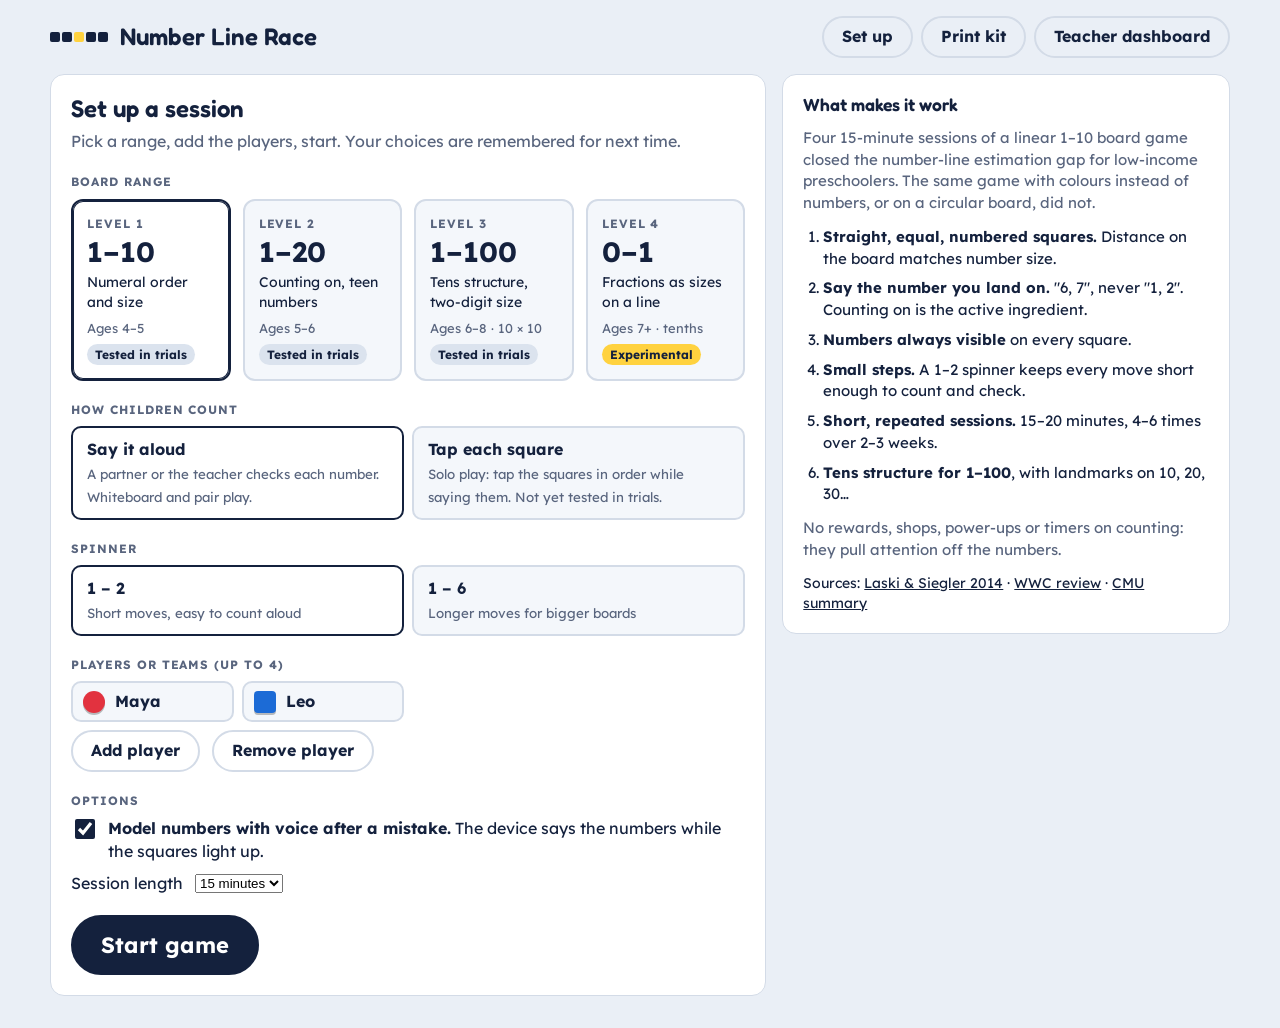
<file: number-line-race/index.html>
<!DOCTYPE html>
<html lang="en">
<head>
<meta charset="UTF-8">
<meta name="viewport" content="width=device-width, initial-scale=1, viewport-fit=cover">
<title>Number Line Race</title>
<meta name="claude:viewport-fit-sides" content="cover">
<meta name="description" content="A linear number board game that builds a mental number line: equal numbered squares, count on from where you are.">
<link rel="preconnect" href="https://fonts.googleapis.com">
<link rel="preconnect" href="https://fonts.gstatic.com" crossorigin>
<link rel="stylesheet" href="https://fonts.googleapis.com/css2?family=Lexend:wght@400;600;700&family=Fredoka:wght@500;600&display=swap">
<style>
/* Layout: one straight numbered track across the top, the turn controls (number callout + spinner) underneath.
   Decoration stays out of the track so the numerals carry all the weight. */
:root {
  --bg: #eaeff6;
  --surface: #ffffff;
  --surface-2: #f4f7fb;
  --ink: #14213d;
  --muted: #59657e;
  --line: #d3dbe7;
  --track: #dbe3ee;
  --hi: #ffd23f;          /* the square being counted */
  --hi-ink: #14213d;
  --landmark: #22304f;    /* tens landmarks */
  --landmark-ink: #ffffff;
  --btn: #14213d;
  --btn-ink: #ffffff;
  --ok: #17803f;
  --bad: #b8430f;
  --seg1: #ffd23f;
  --seg2: #ffffff;
  --p1: #e2323f; --p2: #1c6bd6; --p3: #23955a; --p4: #8a3fb5;
  --font-num: "Lexend", "Verdana", system-ui, sans-serif;
  --font-display: "Fredoka", "Lexend", system-ui, sans-serif;
  --radius: 14px;
}
@media (prefers-color-scheme: dark) {
  :root:not([data-theme="light"]) {
    --bg: #0e1524; --surface: #162036; --surface-2: #1c2843; --ink: #eef2fb; --muted: #a6b1c8;
    --line: #2c3a5b; --track: #111a2c; --landmark: #d4dcec; --landmark-ink: #14213d;
    --btn: #eef2fb; --btn-ink: #14213d; --ok: #46c17a; --bad: #ff8c5a; --seg2: #22304f;
    --p1: #ff5866; --p2: #4b93ff; --p3: #3cc67a; --p4: #b770e6; color-scheme: dark;
  }
}
:root[data-theme="dark"] {
  --bg: #0e1524; --surface: #162036; --surface-2: #1c2843; --ink: #eef2fb; --muted: #a6b1c8;
  --line: #2c3a5b; --track: #111a2c; --landmark: #d4dcec; --landmark-ink: #14213d;
  --btn: #eef2fb; --btn-ink: #14213d; --ok: #46c17a; --bad: #ff8c5a; --seg2: #22304f;
  --p1: #ff5866; --p2: #4b93ff; --p3: #3cc67a; --p4: #b770e6; color-scheme: dark;
}

* { box-sizing: border-box; }
[hidden] { display: none !important; }
html, body { margin: 0; }
body {
  background: var(--bg); color: var(--ink); font-family: var(--font-num); font-size: 16px; line-height: 1.45;
  padding-left: max(16px, env(safe-area-inset-left, 0px)); padding-right: max(16px, env(safe-area-inset-right, 0px));
  padding-block: 16px 32px;
}
.app { max-width: 1180px; margin: 0 auto; display: grid; gap: 16px; }
h1, h2, h3 { font-family: var(--font-display); font-weight: 600; margin: 0; text-wrap: balance; line-height: 1.15; }
button { font: inherit; color: inherit; }
:focus-visible { outline: 3px solid var(--p2); outline-offset: 2px; }
.muted { color: var(--muted); }
.label { font-size: 12px; font-weight: 700; letter-spacing: .08em; text-transform: uppercase; color: var(--muted); }

/* ---------- top bar ---------- */
.bar { display: flex; flex-wrap: wrap; align-items: center; gap: 12px 20px; justify-content: space-between; }
.brand { display: flex; align-items: center; gap: 12px; }
.brand-mark { display: grid; grid-template-columns: repeat(5, 10px); gap: 2px; }
.brand-mark i { height: 10px; background: var(--ink); border-radius: 2px; }
.brand-mark i:nth-child(3) { background: var(--hi); }
.brand h1 { font-size: 24px; }
.bar-actions { display: flex; flex-wrap: wrap; gap: 8px; }
.btn {
  appearance: none; border: 2px solid var(--btn); background: var(--btn); color: var(--btn-ink);
  font-weight: 700; padding: 10px 18px; border-radius: 999px; cursor: pointer; font-size: 16px; line-height: 1.1;
}
.btn.ghost { background: transparent; color: var(--ink); border-color: var(--line); }
.btn.ghost:hover { border-color: var(--ink); }
.btn.big { font-size: 22px; padding: 16px 28px; }
.btn.ok { background: var(--ok); border-color: var(--ok); color: #fff; }
.btn.bad { background: transparent; border-color: var(--bad); color: var(--bad); }
.btn:disabled { opacity: .4; cursor: default; }
.kbd { font-size: 12px; font-weight: 700; border: 1px solid currentColor; border-radius: 6px; padding: 1px 6px; margin-left: 8px; opacity: .7; }

.panel { background: var(--surface); border: 1px solid var(--line); border-radius: var(--radius); padding: 20px; min-width: 0; }

/* ---------- setup ---------- */
.setup { display: grid; grid-template-columns: minmax(0, 1.6fr) minmax(0, 1fr); gap: 16px; align-items: start; }
.setup-main { display: grid; gap: 20px; }
.levels { display: grid; grid-template-columns: repeat(4, minmax(0, 1fr)); gap: 12px; }
.level {
  text-align: left; border: 2px solid var(--line); background: var(--surface-2); border-radius: 12px; padding: 14px;
  cursor: pointer; display: grid; gap: 6px; align-content: start;
}
.level[aria-pressed="true"] { border-color: var(--ink); background: var(--surface); box-shadow: inset 0 0 0 1px var(--ink); }
.level .range { font-family: var(--font-num); font-weight: 700; font-size: 28px; line-height: 1; }
.level .goal { font-size: 14px; }
.tag { justify-self: start; font-size: 12px; font-weight: 700; padding: 2px 8px; border-radius: 999px; background: var(--track); }
.tag.exp { background: var(--hi); color: var(--hi-ink); }
.field { display: grid; gap: 8px; }
.seg { display: flex; flex-wrap: wrap; gap: 8px; }
.seg button { border: 2px solid var(--line); background: var(--surface-2); padding: 10px 14px; border-radius: 10px; cursor: pointer; text-align: left; flex: 1 1 180px; }
.seg button[aria-pressed="true"] { border-color: var(--ink); background: var(--surface); }
.seg b { display: block; }
.seg small { color: var(--muted); }
.players { display: grid; grid-template-columns: repeat(auto-fill, minmax(150px, 1fr)); gap: 8px; }
.player-in { display: flex; align-items: center; gap: 8px; border: 2px solid var(--line); border-radius: 10px; padding: 6px 10px; background: var(--surface-2); }
.player-in input { border: 0; background: transparent; font: inherit; font-weight: 700; width: 100%; min-width: 0; color: var(--ink); }
.player-in input:focus { outline: none; }
.player-in:focus-within { border-color: var(--ink); }
.row-gap { display: flex; flex-wrap: wrap; gap: 12px; align-items: center; }
.why { display: grid; gap: 12px; font-size: 15px; }
.why ol { margin: 0; padding-left: 20px; display: grid; gap: 8px; }
.why a { color: inherit; }
.check { display: flex; gap: 10px; align-items: flex-start; cursor: pointer; }
.check input { width: 20px; height: 20px; margin-top: 2px; accent-color: var(--ink); flex: none; }

/* ---------- board ---------- */
.board-scroll { overflow-x: auto; padding: 8px 4px 28px; }
.board { position: relative; margin: 0 auto; }
.row { display: grid; grid-template-columns: repeat(var(--cols), minmax(0, 1fr)); gap: 4px; min-width: calc(var(--cols) * 30px); max-width: calc(var(--cols) * 96px); margin: 0 auto; background: var(--track); padding: 6px; border-radius: 12px; }
.grid-wrap { display: grid; grid-template-columns: 1fr 10fr; gap: 4px; min-width: 330px; max-width: 640px; margin: 0 auto; background: var(--track); padding: 6px; border-radius: 12px; }
.grid { display: grid; grid-template-columns: repeat(10, minmax(0, 1fr)); gap: 4px; }
.sq {
  appearance: none; border: 0; margin: 0; padding: 0; aspect-ratio: 1; border-radius: 8px; background: var(--surface);
  color: var(--ink); display: grid; place-items: start center; padding-top: 12%; font-family: var(--font-num); font-weight: 700;
  font-size: var(--sq-font, 28px); line-height: 1; position: relative; cursor: default; font-variant-numeric: tabular-nums;
  box-shadow: inset 0 -3px 0 var(--line);
}
.sq.landmark { background: var(--landmark); color: var(--landmark-ink); box-shadow: none; }
.sq.next { outline: 3px dashed var(--ink); outline-offset: -3px; }
.sq.lit, .sq.model { background: var(--hi); color: var(--hi-ink); box-shadow: none; }
.sq.model { transform: scale(1.06); transition: transform .15s; }
.tap-mode .sq { cursor: pointer; }
.tap-mode .sq:hover { box-shadow: inset 0 0 0 3px var(--muted); }
.sq.finish::after, .start::after { position: absolute; top: calc(100% + 8px); left: 50%; transform: translateX(-50%); font-size: 12px; font-weight: 700; letter-spacing: .06em; text-transform: uppercase; color: var(--muted); white-space: nowrap; font-family: var(--font-num); }
.sq.finish::after { content: "Finish"; }
.start { position: relative; aspect-ratio: 1; border-radius: 8px; border: 2px dashed var(--muted); align-self: end; }
.start::after { content: "Start"; }
.frac { display: inline-grid; justify-items: center; line-height: 1; }
.frac span:first-child { border-bottom: 2px solid currentColor; padding: 0 2px 2px; }
.frac span:last-child { padding-top: 2px; }
.tokens { position: absolute; inset: 0; pointer-events: none; }
.token {
  position: absolute; left: 0; top: 0; display: grid; place-items: center; color: #fff; font-weight: 700;
  font-family: var(--font-num); transition: transform .28s cubic-bezier(.3,.7,.3,1); box-shadow: 0 2px 0 rgba(0,0,0,.25);
}
.token.circle { border-radius: 50%; }
.token.square { border-radius: 4px; }
.token.triangle { clip-path: polygon(50% 0, 100% 100%, 0 100%); box-shadow: none; padding-top: 25%; }
.token.diamond { clip-path: polygon(50% 0, 100% 50%, 50% 100%, 0 50%); box-shadow: none; }
.token.active { z-index: 2; }

/* ---------- turn area ---------- */
.game-head { display: flex; flex-wrap: wrap; justify-content: space-between; align-items: center; gap: 12px; }
.turn { display: flex; align-items: center; gap: 10px; font-size: 20px; font-weight: 700; }
.chip { width: 22px; height: 22px; flex: none; }
.clock { font-variant-numeric: tabular-nums; }
.play { display: grid; grid-template-columns: minmax(0, 1.5fr) minmax(0, 1fr); gap: 16px; }
.callout { display: grid; grid-template-columns: auto minmax(0, 1fr); gap: 20px; align-items: center; }
.bignum {
  width: clamp(120px, 18vw, 180px); aspect-ratio: 1; border-radius: 20px; background: var(--surface-2); border: 2px solid var(--line);
  display: grid; place-items: center; font-size: clamp(56px, 9vw, 92px); font-weight: 700; line-height: 1; font-variant-numeric: tabular-nums;
}
.bignum.on { background: var(--hi); color: var(--hi-ink); border-color: var(--hi); }
.bignum .frac span:first-child { border-bottom-width: 5px; }
.prompt { display: grid; gap: 12px; min-width: 0; }
.prompt-text { font-size: 22px; font-weight: 700; line-height: 1.3; }
.prompt-sub { color: var(--muted); }
.actions { display: flex; flex-wrap: wrap; gap: 10px; }
.spin-panel { display: grid; justify-items: center; gap: 12px; align-content: start; }
.spinner { width: min(220px, 100%); aspect-ratio: 1; max-width: 100%; }
.spinner svg { width: 100%; height: 100%; display: block; }
#arrow { transform-origin: 100px 100px; transition: transform 1.1s cubic-bezier(.15,.75,.25,1); }
.spin-result { font-size: 18px; font-weight: 700; min-height: 1.5em; text-align: center; }
.notice { background: var(--surface-2); border: 1px solid var(--line); border-left: 6px solid var(--hi); border-radius: 10px; padding: 10px 14px; }
.notice.err { border-left-color: var(--bad); }
.stats-mini { display: flex; flex-wrap: wrap; gap: 16px; font-size: 14px; color: var(--muted); }

/* ---------- check ---------- */
.check-card { max-width: 820px; margin: 0 auto; display: grid; gap: 20px; text-align: center; justify-items: center; }
.check-q { font-size: 28px; font-weight: 700; }
.est { width: 100%; max-width: 720px; padding: 40px 24px 16px; cursor: crosshair; touch-action: none; user-select: none; }
.est-line { position: relative; height: 6px; background: var(--ink); border-radius: 3px; }
.est-line::before, .est-line::after { content: ""; position: absolute; top: -12px; width: 4px; height: 30px; background: var(--ink); border-radius: 2px; }
.est-line::before { left: -2px; } .est-line::after { right: -2px; }
.est-ends { display: flex; justify-content: space-between; font-size: 24px; font-weight: 700; margin-top: 20px; }
.est-mark { position: absolute; top: -34px; width: 0; height: 0; }
.est-mark::before { content: ""; position: absolute; left: -3px; top: 10px; width: 6px; height: 40px; background: var(--p2); border-radius: 3px; }
.est-mark::after { content: ""; position: absolute; left: -10px; top: -4px; width: 20px; height: 20px; border-radius: 50%; background: var(--p2); }
.cmp { display: flex; gap: 20px; justify-content: center; flex-wrap: wrap; }
.cmp button { width: 160px; height: 140px; font-size: 56px; font-weight: 700; border-radius: 18px; border: 3px solid var(--line); background: var(--surface-2); cursor: pointer; }
.cmp button:hover { border-color: var(--ink); }
.progress-dots { display: flex; gap: 6px; }
.progress-dots i { width: 10px; height: 10px; border-radius: 50%; background: var(--line); }
.progress-dots i.done { background: var(--ink); }

/* ---------- dashboard ---------- */
.dash-head { display: flex; flex-wrap: wrap; justify-content: space-between; align-items: end; gap: 12px; }
.table-wrap { overflow-x: auto; }
table { border-collapse: collapse; width: 100%; min-width: 720px; font-variant-numeric: tabular-nums; }
th, td { text-align: left; padding: 12px 10px; border-bottom: 1px solid var(--line); vertical-align: middle; }
th { font-size: 12px; letter-spacing: .06em; text-transform: uppercase; color: var(--muted); }
.dose { display: flex; gap: 4px; }
.dose i { width: 18px; height: 10px; border-radius: 3px; background: var(--line); }
.dose i.on { background: var(--ink); }
.dose i.extra { outline: 1px dashed var(--muted); background: transparent; }
.dose i.extra.on { background: var(--ink); outline: 0; }
.pill { display: inline-block; font-size: 13px; font-weight: 700; padding: 3px 10px; border-radius: 999px; background: var(--track); white-space: nowrap; }
.pill.go { background: var(--ok); color: #fff; }
.pill.warn { background: var(--hi); color: var(--hi-ink); }
.delta-good { color: var(--ok); font-weight: 700; }
.delta-bad { color: var(--bad); font-weight: 700; }
.empty { text-align: center; padding: 40px 20px; display: grid; gap: 12px; justify-items: center; }
.confirm { display: flex; flex-wrap: wrap; gap: 8px; align-items: center; }

/* ---------- print kit ---------- */
.print-kit { display: grid; gap: 20px; }
.pk-sheet { background: #fff; color: #14213d; border: 1px solid var(--line); border-radius: 8px; padding: 24px; display: grid; gap: 16px; }
.pk-board { display: grid; gap: 3px; }
.pk-board.line { grid-template-columns: repeat(var(--cols), minmax(0, 1fr)); }
.pk-board.grid10 { grid-template-columns: repeat(10, minmax(0, 1fr)); max-width: 620px; }
.pk-board div { aspect-ratio: 1; border: 2px solid #14213d; display: grid; place-items: center; font-family: var(--font-num); font-weight: 700; font-size: 26px; color: #14213d; background: #fff; }
.pk-board.grid10 div { font-size: 18px; }
.pk-board div.lm { background: #22304f; color: #fff; }
.pk-board div.st { border-style: dashed; font-size: 12px; text-transform: uppercase; }
.pk-spinners { display: flex; gap: 32px; flex-wrap: wrap; }
.pk-spinners figure { margin: 0; text-align: center; font-weight: 700; }
.pk-spinners svg { width: 200px; height: 200px; }
.pk-cols { display: grid; grid-template-columns: repeat(auto-fit, minmax(260px, 1fr)); gap: 24px; }
.pk-script ol { margin: 0; padding-left: 20px; display: grid; gap: 6px; }
.pk-record { width: 100%; min-width: 0; }
.pk-record td, .pk-record th { border: 1px solid #14213d; height: 30px; color: #14213d; }

@media (max-width: 860px) {
  .setup, .play { grid-template-columns: minmax(0, 1fr); }
  .levels { grid-template-columns: repeat(2, minmax(0, 1fr)); }
}
@media (max-width: 480px) {
  .callout { grid-template-columns: minmax(0, 1fr); justify-items: center; text-align: center; }
  .actions { justify-content: center; }
  .cmp button { width: 120px; height: 110px; font-size: 44px; }
}
@media (prefers-reduced-motion: reduce) {
  .token, #arrow, .sq.model { transition: none !important; }
}
@media print {
  body { background: #fff; padding: 0; }
  body > .app > *:not(#view-print) { display: none !important; }
  #view-print .no-print { display: none !important; }
  .pk-sheet { border: 0; padding: 0; break-after: page; }
  @page { size: A4 landscape; margin: 12mm; }
}
</style>
</head>
<body>
<div class="app">

  <header class="bar">
    <div class="brand">
      <div class="brand-mark" aria-hidden="true"><i></i><i></i><i></i><i></i><i></i></div>
      <h1>Number Line Race</h1>
    </div>
    <nav class="bar-actions" aria-label="Main">
      <button class="btn ghost" id="nav-setup" type="button">Set up</button>
      <button class="btn ghost" id="nav-print" type="button">Print kit</button>
      <button class="btn ghost" id="nav-dash" type="button">Teacher dashboard</button>
    </nav>
  </header>

  <!-- ================= SETUP ================= -->
  <section id="view-setup" class="setup" aria-labelledby="setup-h">
    <div class="panel setup-main">
      <div class="field">
        <h2 id="setup-h">Set up a session</h2>
        <p class="muted" style="margin:0">Pick a range, add the players, start. Your choices are remembered for next time.</p>
      </div>

      <div class="field">
        <span class="label">Board range</span>
        <div class="levels" id="levels"></div>
      </div>

      <div class="field">
        <span class="label">How children count</span>
        <div class="seg" id="mode">
          <button type="button" data-v="say" aria-pressed="true"><b>Say it aloud</b><small>A partner or the teacher checks each number. Whiteboard and pair play.</small></button>
          <button type="button" data-v="tap" aria-pressed="false"><b>Tap each square</b><small>Solo play: tap the squares in order while saying them. Not yet tested in trials.</small></button>
        </div>
      </div>

      <div class="field">
        <span class="label">Spinner</span>
        <div class="seg" id="spin">
          <button type="button" data-v="2" aria-pressed="true"><b>1 – 2</b><small>Short moves, easy to count aloud</small></button>
          <button type="button" data-v="6" aria-pressed="false"><b>1 – 6</b><small>Longer moves for bigger boards</small></button>
        </div>
      </div>

      <div class="field" id="layout-field">
        <span class="label">1–100 layout</span>
        <div class="seg" id="layout">
          <button type="button" data-v="rows" aria-pressed="true"><b>Rows, left to right</b><small>Each row reads left to right (as in Laski &amp; Siegler)</small></button>
          <button type="button" data-v="snake" aria-pressed="false"><b>Snake</b><small>Keeps neighbours touching; alternate rows run right to left</small></button>
        </div>
      </div>

      <div class="field">
        <span class="label">Players or teams (up to 4)</span>
        <div class="players" id="players"></div>
        <div class="row-gap">
          <button class="btn ghost" type="button" id="add-player">Add player</button>
          <button class="btn ghost" type="button" id="remove-player">Remove player</button>
        </div>
      </div>

      <div class="field">
        <span class="label">Options</span>
        <label class="check"><input type="checkbox" id="opt-voice"><span><b>Model numbers with voice after a mistake.</b> The device says the numbers while the squares light up.</span></label>
        <div class="row-gap">
          <label for="opt-length">Session length</label>
          <select id="opt-length"><option value="15">15 minutes</option><option value="20">20 minutes</option></select>
        </div>
      </div>

      <div class="row-gap">
        <button class="btn big" type="button" id="start">Start game</button>
        <span class="muted" id="start-note"></span>
      </div>
    </div>

    <aside class="panel why" aria-labelledby="why-h">
      <h3 id="why-h">What makes it work</h3>
      <p class="muted" style="margin:0">Four 15-minute sessions of a linear 1–10 board game closed the number-line estimation gap for low-income preschoolers. The same game with colours instead of numbers, or on a circular board, did not.</p>
      <ol>
        <li><b>Straight, equal, numbered squares.</b> Distance on the board matches number size.</li>
        <li><b>Say the number you land on.</b> "6, 7", never "1, 2". Counting on is the active ingredient.</li>
        <li><b>Numbers always visible</b> on every square.</li>
        <li><b>Small steps.</b> A 1–2 spinner keeps every move short enough to count and check.</li>
        <li><b>Short, repeated sessions.</b> 15–20 minutes, 4–6 times over 2–3 weeks.</li>
        <li><b>Tens structure for 1–100</b>, with landmarks on 10, 20, 30…</li>
      </ol>
      <p class="muted" style="margin:0">No rewards, shops, power-ups or timers on counting: they pull attention off the numbers.</p>
      <p style="margin:0;font-size:14px">Sources: <a href="https://www.cmu.edu/dietrich/psychology/cs/research-teaching/docs/2013LaskiSieglerNumberBoardGames.pdf" target="_blank" rel="noopener">Laski &amp; Siegler 2014</a> · <a href="https://ies.ed.gov/ncee/WWC/Study/73725" target="_blank" rel="noopener">WWC review</a> · <a href="https://www.cmu.edu/homepage/health/2014/winter/counting-counts.shtml" target="_blank" rel="noopener">CMU summary</a></p>
    </aside>
  </section>

  <!-- ================= GAME ================= -->
  <section id="view-game" hidden aria-label="Game">
    <div class="app" style="gap:16px">
      <div class="game-head">
        <div class="turn" id="turn"></div>
        <div class="row-gap">
          <span class="muted clock" id="clock"></span>
          <button class="btn ghost" type="button" id="end-session">End session</button>
        </div>
      </div>
      <div class="notice" id="time-notice" hidden>Today's session time is up. Finish this game, then do the quick check.</div>

      <div class="panel" style="padding:12px">
        <div class="board-scroll"><div class="board" id="board"></div></div>
      </div>

      <div class="play">
        <div class="panel callout">
          <div class="bignum" id="bignum" aria-hidden="true"></div>
          <div class="prompt">
            <div class="prompt-text" id="prompt" aria-live="polite"></div>
            <div class="prompt-sub" id="prompt-sub"></div>
            <div class="actions" id="count-actions" hidden>
              <button class="btn big ok" type="button" id="said-right">Said it right<span class="kbd">Enter</span></button>
              <button class="btn big bad" type="button" id="said-wrong">Not quite<span class="kbd">X</span></button>
            </div>
            <div class="actions" id="end-actions" hidden>
              <button class="btn big" type="button" id="play-again">Play again</button>
              <button class="btn big ghost" type="button" id="go-check">Finish: quick check</button>
            </div>
            <div class="stats-mini" id="stats-mini"></div>
          </div>
        </div>
        <div class="panel spin-panel">
          <div class="spinner" id="spinner"></div>
          <div class="spin-result" id="spin-result" aria-live="polite"></div>
          <button class="btn big" type="button" id="spin-btn">Spin<span class="kbd">Space</span></button>
        </div>
      </div>
    </div>
  </section>

  <!-- ================= CHECK ================= -->
  <section id="view-check" hidden aria-label="Quick check">
    <div class="panel check-card" id="check"></div>
  </section>

  <!-- ================= DASHBOARD ================= -->
  <section id="view-dash" hidden aria-labelledby="dash-h">
    <div class="panel" style="display:grid;gap:16px">
      <div class="dash-head">
        <div style="display:grid;gap:4px">
          <h2 id="dash-h">Teacher dashboard</h2>
          <span class="muted">Saved on this device only. Success is learning a week after the last session, not time played.</span>
        </div>
        <div class="row-gap">
          <button class="btn ghost" type="button" id="copy-csv">Copy as CSV</button>
          <button class="btn ghost" type="button" id="example-data">Load example data</button>
          <span class="confirm" id="clear-wrap"><button class="btn ghost" type="button" id="clear-data">Clear data</button></span>
        </div>
      </div>
      <div id="dash-body"></div>
      <p class="muted" style="margin:0;font-size:14px"><b>Count-on accuracy:</b> moves counted correctly first time. <b>Estimation error:</b> how far the child's mark was from the true spot on an empty number line, as a percentage of the line (lower is better). <b>Ready for the next level:</b> at least 90% count-on accuracy in two sessions in a row. That threshold still needs validating.</p>
    </div>
  </section>

  <!-- ================= PRINT KIT ================= -->
  <section id="view-print" hidden aria-label="Print kit">
    <div class="print-kit">
      <div class="panel no-print" style="display:grid;gap:12px">
        <h2>Print kit</h2>
        <p class="muted" style="margin:0">For classrooms without devices: the board for the range chosen in Set up, two spinners, a teacher script and a record sheet. Each sheet prints on its own A4 landscape page.</p>
        <div class="row-gap"><button class="btn" type="button" id="do-print">Print</button><span class="muted" id="print-note"></span></div>
      </div>
      <div id="print-root" style="display:grid;gap:20px"></div>
    </div>
  </section>

</div>

<script>
(function () {
  'use strict';

  // ============================================================
  // Data + settings
  // ============================================================
  const LEVELS = [
    { id: 1, range: '1–10', ages: 'Ages 4–5', goal: 'Numeral order and size', n: 10, spin: 2, kind: 'line', tested: true },
    { id: 2, range: '1–20', ages: 'Ages 5–6', goal: 'Counting on, teen numbers', n: 20, spin: 2, kind: 'line', tested: true },
    { id: 3, range: '1–100', ages: 'Ages 6–8', goal: 'Tens structure, two-digit size', n: 100, spin: 6, kind: 'grid', tested: true },
    { id: 4, range: '0–1', ages: 'Ages 7+', goal: 'Fractions as sizes on a line', n: 10, spin: 2, kind: 'frac', tested: false },
  ];
  const COLORS = ['--p1', '--p2', '--p3', '--p4'];
  const SHAPES = ['circle', 'square', 'triangle', 'diamond'];
  const DEFAULT_NAMES = ['Maya', 'Leo', 'Ana', 'Sam'];
  const WORDS = ['zero', 'one', 'two', 'three', 'four', 'five', 'six', 'seven', 'eight', 'nine', 'ten'];
  const ORD = ['', 'tenth', 'tenths'];

  const store = {
    get(k, d) { try { const v = localStorage.getItem(k); return v ? JSON.parse(v) : d; } catch (e) { return d; } },
    set(k, v) { try { localStorage.setItem(k, JSON.stringify(v)); } catch (e) { /* storage blocked: keep playing */ } },
  };
  const settings = Object.assign({ level: 1, mode: 'say', spin: 2, layout: 'rows', players: ['Maya', 'Leo'], voice: true, length: 15 },
    store.get('nlr-settings', {}));
  const saveSettings = () => store.set('nlr-settings', settings);
  const level = () => LEVELS.find((l) => l.id === settings.level) || LEVELS[0];

  const $ = (s) => document.querySelector(s);
  const el = (tag, cls, html) => { const e = document.createElement(tag); if (cls) e.className = cls; if (html != null) e.innerHTML = html; return e; };
  const reduced = window.matchMedia && window.matchMedia('(prefers-reduced-motion: reduce)').matches;
  const wait = (ms) => new Promise((r) => setTimeout(r, reduced ? Math.min(ms, 250) : ms));
  const color = (i) => `var(${COLORS[i]})`;

  // labels for a square index on the current board
  function labelHTML(L, i) {
    if (L.kind !== 'frac') return String(i);
    if (i === 0) return '0';
    if (i === L.n) return '1';
    return `<span class="frac"><span>${i}</span><span>10</span></span>`;
  }
  function labelText(L, i) { return L.kind !== 'frac' ? String(i) : i === 0 ? '0' : i === L.n ? '1' : `${i}/10`; }
  function spoken(L, i) {
    if (L.kind !== 'frac') return String(i);
    if (i === 0) return 'zero';
    if (i === L.n) return 'one whole';
    return `${WORDS[i]} ${i === 1 ? ORD[1] : ORD[2]}`;
  }

  // ============================================================
  // Views
  // ============================================================
  const views = ['setup', 'game', 'check', 'dash', 'print'];
  function show(v) {
    views.forEach((n) => { $('#view-' + n).hidden = n !== v; });
    if (v === 'dash') renderDash();
    if (v === 'print') renderPrint();
    if (v === 'setup') renderSetup();
    window.scrollTo(0, 0);
  }
  $('#nav-setup').onclick = () => { if (game && game.phase !== 'done' && !$('#view-game').hidden) return confirmLeave('setup'); show('setup'); };
  $('#nav-dash').onclick = () => { if (game && !$('#view-game').hidden && game.phase !== 'done') return confirmLeave('dash'); show('dash'); };
  $('#nav-print').onclick = () => { if (game && !$('#view-game').hidden && game.phase !== 'done') return confirmLeave('print'); show('print'); };

  function confirmLeave(target) {
    setPrompt('Leave this game? Progress in this session will not be saved.', '');
    const a = $('#end-actions');
    a.hidden = false;
    a.innerHTML = '';
    const yes = el('button', 'btn big bad', 'Leave game'); yes.type = 'button';
    const no = el('button', 'btn big ghost', 'Keep playing'); no.type = 'button';
    yes.onclick = () => { stopClock(); game = null; show(target); };
    no.onclick = () => { restoreEndActions(); renderTurn(); };
    a.append(yes, no);
    $('#count-actions').hidden = true;
  }
  function restoreEndActions() {
    const a = $('#end-actions');
    a.innerHTML = '<button class="btn big" type="button" id="play-again">Play again</button><button class="btn big ghost" type="button" id="go-check">Finish: quick check</button>';
    a.hidden = true;
    $('#play-again').onclick = newGame;
    $('#go-check').onclick = startCheck;
  }

  // ============================================================
  // Setup
  // ============================================================
  function renderSetup() {
    const lv = $('#levels');
    lv.innerHTML = '';
    LEVELS.forEach((L) => {
      const b = el('button', 'level');
      b.type = 'button';
      b.setAttribute('aria-pressed', String(settings.level === L.id));
      b.innerHTML = `<span class="label">Level ${L.id}</span><span class="range">${L.range}</span><span class="goal">${L.goal}</span>
        <span class="muted" style="font-size:13px">${L.ages}${L.kind === 'grid' ? ' · 10 × 10' : L.kind === 'frac' ? ' · tenths' : ''}</span>
        <span class="tag ${L.tested ? '' : 'exp'}">${L.tested ? 'Tested in trials' : 'Experimental'}</span>`;
      b.onclick = () => { settings.level = L.id; settings.spin = L.spin; saveSettings(); renderSetup(); };
      lv.append(b);
    });
    segSet('#mode', settings.mode);
    segSet('#spin', String(settings.spin));
    segSet('#layout', settings.layout);
    $('#layout-field').hidden = level().kind !== 'grid';
    const pl = $('#players');
    pl.innerHTML = '';
    settings.players.forEach((name, i) => {
      const w = el('label', 'player-in');
      w.innerHTML = `<span class="chip token ${SHAPES[i]}" style="position:static;background:${color(i)};width:22px;height:22px"></span><input id="player-${i}" maxlength="16" aria-label="Player ${i + 1} name">`;
      const inp = w.querySelector('input');
      inp.value = name;
      inp.oninput = () => { settings.players[i] = inp.value; saveSettings(); };
      pl.append(w);
    });
    $('#add-player').disabled = settings.players.length >= 4;
    $('#remove-player').disabled = settings.players.length <= 1;
    $('#opt-voice').checked = !!settings.voice;
    $('#opt-length').value = String(settings.length);
    const L = level();
    $('#start-note').textContent = L.tested ? '' : 'Level 4 extends the principle to fractions. It has not been validated yet.';
  }
  function segSet(sel, v) { document.querySelectorAll(sel + ' button').forEach((b) => b.setAttribute('aria-pressed', String(b.dataset.v === v))); }
  function segWire(sel, key, num) {
    document.querySelectorAll(sel + ' button').forEach((b) => {
      b.onclick = () => { settings[key] = num ? parseInt(b.dataset.v, 10) : b.dataset.v; saveSettings(); segSet(sel, b.dataset.v); };
    });
  }
  segWire('#mode', 'mode'); segWire('#spin', 'spin', true); segWire('#layout', 'layout');
  $('#add-player').onclick = () => { if (settings.players.length < 4) { settings.players.push(DEFAULT_NAMES[settings.players.length]); saveSettings(); renderSetup(); } };
  $('#remove-player').onclick = () => { if (settings.players.length > 1) { settings.players.pop(); saveSettings(); renderSetup(); } };
  $('#opt-voice').onchange = (e) => { settings.voice = e.target.checked; saveSettings(); };
  $('#opt-length').onchange = (e) => { settings.length = parseInt(e.target.value, 10); saveSettings(); };
  $('#start').onclick = () => startSession();

  // ============================================================
  // Session + game state
  // ============================================================
  let session = null; // spans several games until the quick check
  let game = null;
  let squares = {};
  let tokenEls = [];
  let clockTimer = null;

  function startSession() {
    const names = settings.players.map((n, i) => (n || '').trim() || DEFAULT_NAMES[i]);
    session = {
      started: Date.now(), level: settings.level, mode: settings.mode,
      players: names.map((name, i) => ({ name, i, moves: 0, movesCorrect: 0, numbersSaid: 0, numbersWrong: 0 })),
      games: 0,
    };
    newGame();
    show('game');
    startClock();
  }

  function newGame() {
    const L = level();
    session.games++;
    game = {
      L, phase: 'spin', turn: (session.games - 1) % session.players.length,
      pos: session.players.map(() => 0), spinValue: 0, steps: 0, from: 0, done: 0, hadError: false, finish: L.n,
    };
    restoreEndActions();
    buildBoard();
    renderSpinner();
    $('#bignum').innerHTML = ''; $('#bignum').classList.remove('on');
    $('#spin-result').textContent = '';
    renderTurn();
    requestAnimationFrame(() => placeTokens(false));
  }

  function startClock() {
    stopClock();
    const tick = () => {
      if (!session) return;
      const s = Math.floor((Date.now() - session.started) / 1000);
      $('#clock').textContent = `Session ${Math.floor(s / 60)}:${String(s % 60).padStart(2, '0')} of ${settings.length}:00`;
      $('#time-notice').hidden = s < settings.length * 60;
    };
    tick();
    clockTimer = setInterval(tick, 1000);
  }
  function stopClock() { if (clockTimer) clearInterval(clockTimer); clockTimer = null; }

  // ============================================================
  // Board
  // ============================================================
  function square(L, i) {
    const b = el('button', 'sq', labelHTML(L, i));
    b.type = 'button';
    b.dataset.i = i;
    b.setAttribute('aria-label', labelText(L, i));
    const landmark = L.kind === 'frac' ? (i === 0 || i === 5 || i === L.n) : (i % 10 === 0);
    if (landmark) b.classList.add('landmark');
    if (i === L.n) b.classList.add('finish');
    b.onclick = () => onSquareTap(i);
    squares[i] = b;
    return b;
  }

  function buildBoard() {
    const L = game.L;
    const board = $('#board');
    board.innerHTML = '';
    squares = {};
    board.classList.toggle('tap-mode', session.mode === 'tap');
    if (L.kind === 'grid') {
      const wrap = el('div', 'grid-wrap');
      const start = el('div', 'start');
      const grid = el('div', 'grid');
      grid.style.setProperty('--sq-font', 'clamp(13px, 2.2vw, 20px)');
      for (let r = 9; r >= 0; r--) {
        const nums = [];
        for (let c = 0; c < 10; c++) nums.push(r * 10 + c + 1);
        if (settings.layout === 'snake' && r % 2 === 1) nums.reverse();
        nums.forEach((v) => grid.append(square(L, v)));
      }
      wrap.append(start, grid);
      board.append(wrap);
      squares[0] = start;
    } else {
      const row = el('div', 'row');
      const cols = L.kind === 'frac' ? L.n + 1 : L.n + 1;
      row.style.setProperty('--cols', cols);
      row.style.setProperty('--sq-font', L.n > 10 ? 'clamp(13px, 2.1vw, 26px)' : L.kind === 'frac' ? 'clamp(12px, 1.9vw, 20px)' : 'clamp(18px, 3.6vw, 40px)');
      if (L.kind !== 'frac') { const start = el('div', 'start'); row.append(start); squares[0] = start; }
      for (let i = L.kind === 'frac' ? 0 : 1; i <= L.n; i++) row.append(square(L, i));
      board.append(row);
    }
    const layer = el('div', 'tokens');
    tokenEls = session.players.map((p, i) => {
      const t = el('div', 'token ' + SHAPES[i]);
      t.textContent = p.name.charAt(0).toUpperCase();
      t.style.background = color(i);
      t.setAttribute('aria-hidden', 'true');
      layer.append(t);
      return t;
    });
    board.append(layer);
  }

  function placeTokens(animate) {
    if (!game) return;
    const board = $('#board');
    const br = board.getBoundingClientRect();
    const groups = {};
    game.pos.forEach((p, i) => { (groups[p] = groups[p] || []).push(i); });
    tokenEls.forEach((t, i) => {
      const p = game.pos[i];
      const sq = squares[p];
      if (!sq) return;
      const r = sq.getBoundingClientRect();
      const g = groups[p], n = g.length, k = g.indexOf(i);
      // counters share the bottom band of the square so the numeral above stays visible
      const size = Math.max(12, Math.min(r.width * 0.36, (r.width * 0.9) / n));
      const x = r.left - br.left + (r.width - size * n) / 2 + k * size;
      const y = r.top - br.top + r.height - size - r.height * 0.06;
      if (!animate) t.style.transition = 'none';
      t.style.width = size + 'px'; t.style.height = size + 'px';
      t.style.fontSize = Math.round(size * 0.5) + 'px';
      t.style.transform = `translate(${x}px, ${y}px)`;
      t.classList.toggle('active', i === game.turn);
      if (!animate) { void t.offsetWidth; t.style.transition = ''; }
    });
  }
  window.addEventListener('resize', () => placeTokens(false));

  function clearHighlights() { Object.values(squares).forEach((s) => s.classList && s.classList.remove('next', 'lit', 'model')); }

  // ============================================================
  // Turn loop
  // ============================================================
  function cur() { return session.players[game.turn]; }

  function setPrompt(main, sub) { $('#prompt').innerHTML = main; $('#prompt-sub').innerHTML = sub || ''; }

  function renderTurn() {
    const p = cur();
    const L = game.L;
    $('#turn').innerHTML = `<span class="chip token ${SHAPES[p.i]}" style="position:static;background:${color(p.i)}"></span>${esc(p.name)}'s turn <span class="muted" style="font-weight:400;font-size:16px">· Level ${L.id}, ${L.range}</span>`;
    const pos = game.pos[game.turn];
    clearHighlights();
    if (game.phase === 'spin') {
      setPrompt(`${esc(p.name)}, spin!`, pos === 0 && L.kind !== 'frac' ? 'You are at the start.' : `You are on <b>${labelHTML(L, pos)}</b>.`);
      $('#spin-btn').disabled = false;
      $('#count-actions').hidden = true;
    } else if (game.phase === 'count') {
      $('#spin-btn').disabled = true;
      const left = game.steps - game.done;
      const here = game.pos[game.turn];
      const where = here === 0 && L.kind !== 'frac' ? 'at the start' : `on <b>${labelHTML(L, here)}</b>`;
      if (session.mode === 'say') {
        setPrompt(`You're ${where}. Say the next number.`, `${left} more to go. Count on from where you are, not from 1.`);
        $('#count-actions').hidden = false;
        const nxt = squares[here + 1];
        if (nxt) nxt.classList.add('next');
      } else {
        setPrompt(`You're ${where}. Tap the next square and say its number.`, `${left} more to go.`);
        $('#count-actions').hidden = true;
      }
    }
    renderMiniStats();
    placeTokens(true);
  }

  function renderMiniStats() {
    $('#stats-mini').innerHTML = session.players.map((p) =>
      `<span><b style="color:${color(p.i)}">${esc(p.name)}</b> ${p.moves ? Math.round(100 * p.movesCorrect / p.moves) + '% counted right first time' : 'no moves yet'}</span>`).join('');
  }

  // ---------- spinner ----------
  let arrowRot = 0;
  function spinnerSVG(n, withArrow) {
    const cx = 100, cy = 100, r = 92;
    let s = `<svg viewBox="0 0 200 200" role="img" aria-label="Spinner with values 1 to ${n}">`;
    for (let k = 0; k < n; k++) {
      const a0 = (k / n) * 2 * Math.PI - Math.PI / 2, a1 = ((k + 1) / n) * 2 * Math.PI - Math.PI / 2;
      const x0 = cx + r * Math.cos(a0), y0 = cy + r * Math.sin(a0), x1 = cx + r * Math.cos(a1), y1 = cy + r * Math.sin(a1);
      const large = 1 / n > 0.5 ? 1 : 0;
      const am = (a0 + a1) / 2, lx = cx + r * 0.62 * Math.cos(am), ly = cy + r * 0.62 * Math.sin(am);
      s += `<path d="M${cx} ${cy} L${x0.toFixed(2)} ${y0.toFixed(2)} A${r} ${r} 0 ${large} 1 ${x1.toFixed(2)} ${y1.toFixed(2)} Z" fill="${k % 2 ? 'var(--seg2, #fff)' : 'var(--seg1, #ffd23f)'}" stroke="var(--ink, #14213d)" stroke-width="3"/>`;
      s += `<text x="${lx.toFixed(1)}" y="${ly.toFixed(1)}" text-anchor="middle" dominant-baseline="central" font-family="Lexend, Verdana, sans-serif" font-weight="700" font-size="${n > 2 ? 30 : 46}" fill="var(--ink, #14213d)">${k + 1}</text>`;
    }
    s += `<circle cx="${cx}" cy="${cy}" r="${r}" fill="none" stroke="var(--ink, #14213d)" stroke-width="4"/>`;
    if (withArrow) s += `<g id="arrow" style="transform: rotate(${arrowRot}deg)"><path d="M100 22 L112 100 L100 112 L88 100 Z" fill="var(--ink, #14213d)"/><circle cx="100" cy="100" r="10" fill="var(--ink, #14213d)"/></g>`;
    else s += `<circle cx="100" cy="100" r="6" fill="#14213d"/>`;
    return s + '</svg>';
  }
  function renderSpinner() { $('#spinner').innerHTML = spinnerSVG(settings.spin, true); }

  async function spin() {
    if (!game || game.phase !== 'spin') return;
    const g = game;
    game.phase = 'spinning';
    $('#spin-btn').disabled = true;
    const n = settings.spin;
    const v = 1 + Math.floor(Math.random() * n);
    const target = ((v - 0.5) / n) * 360; // segment centre, clockwise from top
    const base = arrowRot - (arrowRot % 360);
    arrowRot = base + 360 * (reduced ? 1 : 3) + target;
    $('#arrow').style.transform = `rotate(${arrowRot}deg)`;
    $('#spin-result').textContent = '';
    await wait(1150);
    if (game !== g) return; // a new game started meanwhile
    const pos = game.pos[game.turn];
    game.spinValue = v;
    game.steps = Math.min(v, game.finish - pos);
    game.from = pos; game.done = 0; game.hadError = false;
    $('#spin-result').textContent = game.steps < v ? `${v}! Only ${game.steps} to the finish.` : `${v}! Move ${v} square${v > 1 ? 's' : ''}.`;
    game.phase = 'count';
    renderTurn();
  }
  $('#spin-btn').onclick = spin;

  // ---------- counting ----------
  function step() {
    const L = game.L;
    const i = game.turn;
    game.pos[i]++;
    game.done++;
    cur().numbersSaid++;
    const p = game.pos[i];
    clearHighlights();
    squares[p].classList.add('lit');
    showBig(L, p);
    placeTokens(true);
    if (game.done >= game.steps) endMove();
    else renderTurn();
  }
  function showBig(L, p) {
    const b = $('#bignum');
    b.innerHTML = labelHTML(L, p);
    b.classList.add('on');
  }

  function onSaid(ok) {
    if (!game || game.phase !== 'count' || session.mode !== 'say') return;
    if (ok) step(); else mistake();
  }
  $('#said-right').onclick = () => onSaid(true);
  $('#said-wrong').onclick = () => onSaid(false);

  function onSquareTap(i) {
    if (!game || game.phase !== 'count' || session.mode !== 'tap') return;
    if (i === game.pos[game.turn] + 1) step();
    else mistake(i);
  }

  async function mistake(tapped) {
    const L = game.L;
    const g = game;
    const live = () => game === g && g.phase === 'model';
    game.phase = 'model';
    game.hadError = true;
    cur().numbersWrong++;
    $('#count-actions').hidden = true;
    clearHighlights();
    const from = game.from;
    const fromTxt = from === 0 && L.kind !== 'frac' ? 'the start' : labelHTML(L, from);
    setPrompt(`Let's count it together from ${fromTxt}.`, tapped != null ? `That was ${labelHTML(L, tapped)}. Watch and listen.` : 'Watch and listen.');
    // token goes back to where the move started
    game.pos[game.turn] = from;
    game.done = 0;
    placeTokens(true);
    await wait(700);
    if (!live()) return;
    // model the correct counting-on, one square at a time
    for (let k = 1; k <= game.steps; k++) {
      if (!live()) return;
      const sq = squares[from + k];
      clearHighlights();
      sq.classList.add('model');
      showBig(L, from + k);
      say(spoken(L, from + k));
      await wait(1000);
    }
    if (!live()) return;
    clearHighlights();
    $('#bignum').classList.remove('on'); $('#bignum').innerHTML = '';
    game.phase = 'count';
    renderTurn();
    setPrompt(`Now you. ${$('#prompt').innerHTML}`, $('#prompt-sub').innerHTML);
  }

  async function endMove() {
    const p = cur();
    p.moves++;
    if (!game.hadError) p.movesCorrect++;
    game.phase = 'moved';
    $('#count-actions').hidden = true;
    renderMiniStats();
    if (game.pos[game.turn] >= game.finish) {
      game.phase = 'done';
      setPrompt(`${esc(p.name)} reached ${labelHTML(game.L, game.finish)} first.`, 'Play another game, or finish the session with the quick check.');
      $('#spin-btn').disabled = true;
      $('#end-actions').hidden = false;
      return;
    }
    setPrompt(`${esc(p.name)} landed on ${labelHTML(game.L, game.pos[game.turn])}.`, '');
    const g = game;
    await wait(1100);
    if (game !== g || g.phase !== 'moved') return;
    game.turn = (game.turn + 1) % session.players.length;
    game.phase = 'spin';
    $('#bignum').classList.remove('on');
    $('#spin-result').textContent = '';
    renderTurn();
  }

  $('#end-session').onclick = () => startCheck();

  // ---------- voice (modelling only) ----------
  function say(text) {
    if (!settings.voice) return;
    try {
      if (!window.speechSynthesis) return;
      window.speechSynthesis.cancel();
      const u = new SpeechSynthesisUtterance(text);
      u.rate = 0.85; u.lang = 'en-GB';
      window.speechSynthesis.speak(u);
    } catch (e) { /* voice unavailable: the highlight still models the count */ }
  }

  // ---------- keyboard (whiteboard / teacher) ----------
  document.addEventListener('keydown', (e) => {
    if ($('#view-game').hidden || !game) return;
    if (e.target.matches('input, select, textarea')) return;
    if (e.code === 'Space' && game.phase === 'spin') { e.preventDefault(); spin(); }
    else if (e.key === 'Enter' && game.phase === 'count' && session.mode === 'say') { e.preventDefault(); onSaid(true); }
    else if ((e.key === 'x' || e.key === 'X') && game.phase === 'count' && session.mode === 'say') { e.preventDefault(); onSaid(false); }
  });

  // ============================================================
  // Quick check: 2 number-line estimates + 1 "which is bigger?"
  // ============================================================
  let check = null;
  function startCheck() {
    if (!session) return show('setup');
    if (game) game.phase = 'done';
    stopClock();
    const L = LEVELS.find((l) => l.id === session.level);
    const items = [];
    session.players.forEach((p) => {
      const a = pickTarget(L), b = pickTarget(L, a);
      let c1 = pickTarget(L), c2 = pickTarget(L, c1);
      items.push({ p, type: 'est', t: a }, { p, type: 'est', t: b }, { p, type: 'cmp', a: c1, b: c2 });
    });
    check = { L, items, idx: 0, results: session.players.map(() => ({ est: [], cmp: [] })) };
    show('check');
    renderCheck();
  }
  function pickTarget(L, not) {
    const lo = L.kind === 'grid' ? 5 : L.kind === 'line' && L.n === 20 ? 2 : 1;
    const hi = L.kind === 'grid' ? 95 : L.n - 1;
    let v;
    do { v = lo + Math.floor(Math.random() * (hi - lo + 1)); } while (v === not || (not != null && Math.abs(v - not) < (L.n >= 20 ? 3 : 2)));
    return v;
  }
  function lineMax(L) { return L.kind === 'frac' ? 10 : L.n; }

  function renderCheck() {
    const c = $('#check');
    const it = check.items[check.idx];
    const L = check.L;
    if (!it) return finishCheck();
    const per = 3, n = it.p.i;
    const k = check.idx % per;
    const dots = [0, 1, 2].map((j) => `<i class="${j < k ? 'done' : ''}"></i>`).join('');
    const firstForPlayer = k === 0;
    const header = `<div class="row-gap" style="justify-content:center"><span class="chip token ${SHAPES[n]}" style="position:static;background:${color(n)}"></span><b style="font-size:20px">${esc(it.p.name)}</b><span class="progress-dots">${dots}</span></div>`;
    if (firstForPlayer && !it.ready) {
      c.innerHTML = `${header}<h2>Quick check · 30 seconds</h2><p class="muted" style="margin:0;max-width:52ch">Two marks on a number line and one "which is bigger?". No help and no right or wrong shown: this is how we see what is sticking.${session.players.length > 1 ? ` Pass the device to ${esc(it.p.name)}.` : ''}</p>
        <div class="row-gap"><button class="btn big" type="button" id="ck-go">Start</button><button class="btn ghost" type="button" id="ck-skip">Skip the check</button></div>`;
      $('#ck-go').onclick = () => { it.ready = true; renderCheck(); };
      $('#ck-skip').onclick = () => finishCheck(true);
      return;
    }
    if (it.type === 'est') {
      const max = lineMax(L);
      const ends = L.kind === 'frac' ? ['0', '1'] : ['0', String(L.n)];
      c.innerHTML = `${header}<div class="check-q">Where does <span style="white-space:nowrap">${labelHTML(L, it.t)}</span> go?</div>
        <div class="muted">Tap the line.</div>
        <div class="est" id="est"><div class="est-line" id="est-line"><div class="est-mark" id="est-mark" hidden></div></div><div class="est-ends"><span>${ends[0]}</span><span>${ends[1]}</span></div></div>
        <button class="btn big" type="button" id="est-ok" disabled>That's my answer</button>`;
      let frac = null;
      const line = $('#est-line');
      const place = (e) => {
        const r = line.getBoundingClientRect();
        const x = (e.touches ? e.touches[0].clientX : e.clientX) - r.left;
        frac = Math.max(0, Math.min(1, x / r.width));
        const m = $('#est-mark'); m.hidden = false; m.style.left = (frac * 100) + '%';
        $('#est-ok').disabled = false;
      };
      $('#est').addEventListener('pointerdown', place);
      $('#est-ok').onclick = () => {
        const ans = frac * max;
        const pae = Math.abs(ans - it.t) / max * 100;
        check.results[n].est.push({ t: labelText(L, it.t), a: Math.round(ans * 10) / 10, pae: Math.round(pae * 10) / 10 });
        check.idx++; renderCheck();
      };
    } else {
      c.innerHTML = `${header}<div class="check-q">Which is bigger?</div>
        <div class="cmp"><button type="button" id="cmp-a">${labelHTML(L, it.a)}</button><button type="button" id="cmp-b">${labelHTML(L, it.b)}</button></div>`;
      const pick = (v, other) => {
        check.results[n].cmp.push({ a: labelText(L, it.a), b: labelText(L, it.b), ok: v > other });
        check.idx++; renderCheck();
      };
      $('#cmp-a').onclick = () => pick(it.a, it.b);
      $('#cmp-b').onclick = () => pick(it.b, it.a);
    }
  }

  function finishCheck(skipped) {
    const data = store.get('nlr-data', { children: {} });
    const minutes = Math.round((Date.now() - session.started) / 6000) / 10;
    session.players.forEach((p, i) => {
      const r = check ? check.results[i] : { est: [], cmp: [] };
      const list = data.children[p.name] = data.children[p.name] || [];
      list.push({
        date: new Date().toISOString(), level: session.level, mode: session.mode, minutes,
        moves: p.moves, movesCorrect: p.movesCorrect, numbersSaid: p.numbersSaid, numbersWrong: p.numbersWrong,
        est: skipped ? [] : r.est, cmp: skipped ? [] : r.cmp,
      });
    });
    store.set('nlr-data', data);
    session = null; game = null; check = null;
    show('dash');
    flash(skipped ? 'Session saved without the check.' : 'Session saved.');
  }

  // ============================================================
  // Dashboard
  // ============================================================
  const avg = (a) => (a.length ? a.reduce((s, x) => s + x, 0) / a.length : null);
  function sessionEst(s) { return avg(s.est.map((e) => e.pae)); }
  function sessionAcc(s) { return s.moves ? s.movesCorrect / s.moves : null; }

  function renderDash() {
    const data = store.get('nlr-data', { children: {} });
    const names = Object.keys(data.children);
    const body = $('#dash-body');
    if (!names.length) {
      body.innerHTML = `<div class="empty"><h3>No sessions yet</h3><p class="muted" style="margin:0;max-width:52ch">Each child's sessions appear here after the quick check: count-on accuracy, estimation error, and sessions played against the 4-session target. Load the example data to see how it looks.</p><button class="btn" type="button" id="dash-start">Set up a session</button></div>`;
      $('#dash-start').onclick = () => show('setup');
      return;
    }
    const rows = names.map((name) => {
      const ss = data.children[name];
      const last = ss[ss.length - 1];
      const accLast = sessionAcc(last);
      const ests = ss.map(sessionEst).filter((x) => x != null);
      const estFirst = ests.length ? ests[0] : null, estLast = ests.length ? ests[ests.length - 1] : null;
      const cmpAll = ss.flatMap((s) => s.cmp);
      const cmpPct = cmpAll.length ? Math.round(100 * cmpAll.filter((c) => c.ok).length / cmpAll.length) : null;
      const sameLevel = ss.filter((s) => s.level === last.level);
      const lastTwo = sameLevel.slice(-2);
      const ready = lastTwo.length === 2 && lastTwo.every((s) => s.moves >= 3 && sessionAcc(s) >= 0.9);
      const dose = Array.from({ length: 6 }, (_, k) => `<i class="${k >= 4 ? 'extra ' : ''}${k < ss.length ? 'on' : ''}"></i>`).join('');
      let status = '';
      if (ready) status = last.level < 3 ? `<span class="pill go">Ready for Level ${last.level + 1}</span>` : last.level === 3 ? '<span class="pill go">Ready for Level 4 (experimental)</span>' : '<span class="pill go">Secure</span>';
      else if (ss.length < 4) status = `<span class="pill">${4 - ss.length} more session${4 - ss.length > 1 ? 's' : ''} to target</span>`;
      else status = '<span class="pill warn">Keep practising this level</span>';
      let delta = '';
      if (estFirst != null && ests.length > 1) {
        const d = estLast - estFirst;
        delta = ` <span class="${d <= 0 ? 'delta-good' : 'delta-bad'}">${d <= 0 ? '↓' : '↑'} ${Math.abs(d).toFixed(1)}</span>`;
      }
      const tap = ss.some((s) => s.mode === 'tap') ? ' <span class="pill" title="Tap-to-count was not tested in the original studies">tap mode</span>' : '';
      return `<tr><td><b>${esc(name)}</b>${tap}</td><td style="white-space:nowrap">${last.level} <span class="muted">(${LEVELS[last.level - 1].range})</span></td>
        <td><div class="dose" title="${ss.length} of 4–6 sessions">${dose}</div><span class="muted" style="font-size:13px">${ss.length} of 4</span></td>
        <td>${accLast == null ? '–' : Math.round(accLast * 100) + '%'} <span class="muted" style="font-size:13px">(${last.movesCorrect}/${last.moves} moves)</span></td>
        <td>${estFirst == null ? '–' : ests.length === 1 ? `${estFirst.toFixed(1)}%` : `${estFirst.toFixed(1)}% → ${estLast.toFixed(1)}%${delta}`}</td>
        <td>${cmpPct == null ? '–' : cmpPct + '%'}</td><td>${status}</td></tr>`;
    }).join('');
    body.innerHTML = `<div class="table-wrap"><table><thead><tr><th>Child</th><th>Level</th><th>Sessions</th><th>Count-on accuracy (last)</th><th>Estimation error (first → latest)</th><th>Which is bigger?</th><th>Next step</th></tr></thead><tbody>${rows}</tbody></table></div>`;
  }

  $('#copy-csv').onclick = () => {
    const data = store.get('nlr-data', { children: {} });
    const lines = ['child,date,level,mode,minutes,moves,moves_correct_first_time,estimation_error_pct,compare_correct'];
    Object.entries(data.children).forEach(([name, ss]) => ss.forEach((s) => {
      const e = sessionEst(s);
      lines.push([csv(name), s.date.slice(0, 10), s.level, s.mode, s.minutes, s.moves, s.movesCorrect, e == null ? '' : e.toFixed(1), s.cmp.filter((c) => c.ok).length + '/' + s.cmp.length].join(','));
    }));
    const text = lines.join('\n');
    const done = () => flash('Copied. Paste it into a spreadsheet.');
    try {
      navigator.clipboard.writeText(text).then(done, () => fallbackCopy(text, done));
    } catch (e) { fallbackCopy(text, done); }
  };
  function fallbackCopy(text, done) {
    const ta = el('textarea'); ta.value = text; ta.style.position = 'fixed'; ta.style.opacity = '0'; document.body.append(ta); ta.select();
    let ok = false; try { ok = document.execCommand('copy'); } catch (e) { ok = false; }
    ta.remove();
    if (ok) done(); else flash('Copying is blocked here. Select the table and copy it instead.');
  }
  const csv = (s) => /[",\n]/.test(s) ? '"' + s.replace(/"/g, '""') + '"' : s;

  $('#example-data').onclick = () => {
    const data = store.get('nlr-data', { children: {} });
    const mk = (days, level, moves, correct, ests, cmpOk, mode) => ({
      date: new Date(Date.now() - days * 864e5).toISOString(), level, mode: mode || 'say', minutes: 15, moves, movesCorrect: correct,
      numbersSaid: moves * 2, numbersWrong: moves - correct, est: ests.map((p) => ({ t: '?', a: 0, pae: p })), cmp: [{ a: '?', b: '?', ok: cmpOk }],
    });
    data.children['Example: Ava'] = [mk(12, 1, 14, 10, [24, 18], false), mk(9, 1, 15, 13, [15, 12], true), mk(5, 1, 16, 15, [9, 8], true), mk(2, 1, 15, 14, [7, 6], true)];
    data.children['Example: Sam'] = [mk(11, 1, 13, 7, [31, 27], false), mk(6, 1, 14, 10, [26, 22], true)];
    data.children['Example: Noor'] = [mk(10, 2, 12, 10, [18, 15], true, 'tap'), mk(4, 2, 13, 11, [14, 16], true, 'tap'), mk(1, 2, 14, 12, [12, 11], true, 'tap')];
    store.set('nlr-data', data);
    renderDash();
    flash('Example children added. They are marked "Example".');
  };
  $('#clear-data').onclick = () => {
    const w = $('#clear-wrap');
    w.innerHTML = '<span class="muted">Delete every saved session on this device?</span><button class="btn bad" type="button" id="clear-yes">Delete all</button><button class="btn ghost" type="button" id="clear-no">Cancel</button>';
    $('#clear-yes').onclick = () => { store.set('nlr-data', { children: {} }); renderDash(); restoreClear(); flash('All sessions deleted.'); };
    $('#clear-no').onclick = restoreClear;
  };
  const clearHandler = $('#clear-data').onclick;
  function restoreClear() { $('#clear-wrap').innerHTML = '<button class="btn ghost" type="button" id="clear-data">Clear data</button>'; $('#clear-data').onclick = clearHandler; }

  // ============================================================
  // Print kit
  // ============================================================
  function renderPrint() {
    const L = level();
    const root = $('#print-root');
    let board = '';
    if (L.kind === 'grid') {
      let cells = '';
      for (let r = 9; r >= 0; r--) {
        const nums = []; for (let c = 0; c < 10; c++) nums.push(r * 10 + c + 1);
        if (settings.layout === 'snake' && r % 2 === 1) nums.reverse();
        nums.forEach((v) => { cells += `<div class="${v % 10 === 0 ? 'lm' : ''}">${v}</div>`; });
      }
      board = `<div class="pk-board grid10">${cells}</div><p style="margin:0">Start below 1 (bottom left). Finish on 100. Dark squares are the tens.</p>`;
    } else if (L.n === 20) {
      const strip = (a, b, startCell) => { let s = startCell ? '<div class="st">Start</div>' : ''; for (let i = a; i <= b; i++) s += `<div class="${i % 10 === 0 ? 'lm' : ''}">${i}</div>`; return `<div class="pk-board line" style="--cols:${b - a + 1 + (startCell ? 1 : 0)}">${s}</div>`; };
      board = `${strip(1, 10, true)}<p style="margin:0">✂ Cut out both strips and tape strip B to the right end of strip A, so the track stays one straight line.</p>${strip(11, 20, false)}`;
    } else {
      let s = L.kind === 'frac' ? '' : '<div class="st">Start</div>';
      for (let i = L.kind === 'frac' ? 0 : 1; i <= L.n; i++) s += `<div class="${(L.kind === 'frac' ? (i === 0 || i === 5 || i === 10) : i % 10 === 0) ? 'lm' : ''}">${labelHTML(L, i)}</div>`;
      board = `<div class="pk-board line" style="--cols:${L.kind === 'frac' ? 11 : 11}">${s}</div>`;
    }
    root.innerHTML = `
      <div class="pk-sheet"><h2>Number Line Race · Level ${L.id}, ${L.range}</h2>${board}</div>
      <div class="pk-sheet">
        <h2>Spinners</h2>
        <div class="pk-spinners"><figure>${spinnerSVG(2, false)}<figcaption>1 – 2 (Levels 1, 2 and fractions)</figcaption></figure><figure>${spinnerSVG(6, false)}<figcaption>1 – 6 (Level 3)</figcaption></figure></div>
        <p style="margin:0">Put a pencil point through a paper clip at the centre and flick the clip.</p>
      </div>
      <div class="pk-sheet">
        <div class="pk-cols">
          <div class="pk-script"><h2>Teacher script</h2><ol>
            <li>Play with 2–4 children. Each child picks a counter and puts it on Start.</li>
            <li>Spin, then move one square at a time, saying the number on each square you land on: "6, 7".</li>
            <li>If a child counts from 1 ("1, 2") or says a wrong number, move the counter back: "You're on 5. Let's count on together: 6, 7." Then they try again.</li>
            <li>The first to reach the finish wins. Play again until the session ends.</li>
            <li>Keep sessions to 15–20 minutes. Plan 4–6 sessions over 2–3 weeks.</li>
            <li>End each session with the quick check: two marks on an empty 0–${L.kind === 'frac' ? '1' : L.n} line and one "which is bigger?".</li>
          </ol></div>
          <div><h2>Record sheet</h2>
            <table class="pk-record"><thead><tr><th>Child</th><th>Date</th><th>Moves right first time</th><th>Estimate 1</th><th>Estimate 2</th><th>Bigger?</th></tr></thead>
            <tbody>${'<tr><td></td><td></td><td>&nbsp;&nbsp;&nbsp;/</td><td></td><td></td><td></td></tr>'.repeat(8)}</tbody></table>
          </div>
        </div>
      </div>`;
  }
  $('#do-print').onclick = () => {
    let framed = false;
    try { framed = window.self !== window.top; } catch (e) { framed = true; }
    if (framed) { $('#print-note').textContent = 'Printing is blocked in this preview. Open the game file directly in a browser to print.'; return; }
    window.print();
  };

  // ============================================================
  // Utilities
  // ============================================================
  function esc(s) { return String(s).replace(/[&<>"']/g, (c) => ({ '&': '&amp;', '<': '&lt;', '>': '&gt;', '"': '&quot;', "'": '&#39;' }[c])); }
  let flashEl = null;
  function flash(msg) {
    if (!flashEl) {
      flashEl = el('div', 'notice');
      flashEl.setAttribute('role', 'status');
      flashEl.style.cssText = 'position:fixed;left:50%;bottom:calc(16px + env(safe-area-inset-bottom, 0px));transform:translateX(-50%);z-index:20;background:var(--surface);box-shadow:0 8px 24px rgba(0,0,0,.18);max-width:calc(100% - 32px)';
      document.body.append(flashEl);
    }
    flashEl.textContent = msg; flashEl.hidden = false;
    clearTimeout(flash.t); flash.t = setTimeout(() => { flashEl.hidden = true; }, 2600);
  }

  // test hook for automated checks (read-only state)
  window.__nlr = { get game() { return game; }, get session() { return session; }, get check() { return check; } };

  restoreEndActions();
  show('setup');
})();
</script>
</body>
</html>
</file>
<file: game-ui.css>
/* =============================================================
   game-ui.css — CCC GAME UI DESIGN SYSTEM (page chrome)
   The website "design bar", ported to games:
   - full-viewport dark base with a slow drifting mesh-gradient
   - the Phaser canvas centered in a frosted-glass `.stage` card
   - clean type scale (Space Grotesk display + Inter body)
   - 8px spacing grid, one accent colour, everything aligned.
   Drop this in, point index.html at it, and any game inherits
   the look. The canvas/board art is untouched — this is chrome.
   ============================================================= */

@import url('https://fonts.googleapis.com/css2?family=Space+Grotesk:wght@500;600;700&family=Inter:wght@400;500;600&display=swap');

:root {
  /* one accent colour — David's brand orange */
  --accent: #8b7bff;
  --accent-soft: rgba(139, 123, 255, 0.18);

  /* dark base + glass tokens (match gameui.js palette) */
  --bg-0: #07070f;
  --bg-1: #0b0b16;
  --glass: rgba(18, 18, 30, 0.55);
  --glass-border: rgba(255, 255, 255, 0.10);
  --text: #f3f4fb;
  --muted: #9aa0c0;

  /* 8px spacing scale */
  --s1: 8px;
  --s2: 16px;
  --s3: 24px;
  --s4: 32px;
  --radius: 20px;

  /* type scale */
  --font-display: 'Space Grotesk', system-ui, sans-serif;
  --font-body: 'Inter', system-ui, sans-serif;
}

* { box-sizing: border-box; }

html, body {
  margin: 0;
  padding: 0;
  height: 100%;
  width: 100%;
  overflow: hidden;
  background: var(--bg-0);
  color: var(--text);
  font-family: var(--font-body);
  -webkit-font-smoothing: antialiased;
  -webkit-tap-highlight-color: transparent;
}

/* -------------------------------------------------------------
   MESH GRADIENT — 4 big blurred radial blobs drifting slowly.
   Low opacity over a dark base so it reads as ambient depth,
   never noisy. Lives on a fixed full-viewport layer behind all.
   ------------------------------------------------------------- */
body::before {
  content: '';
  position: fixed;
  inset: -25%;
  z-index: 0;
  pointer-events: none;
  background:
    radial-gradient(38% 38% at 18% 22%, rgba(139, 123, 255, 0.24), transparent 70%),
    radial-gradient(42% 42% at 82% 16%, rgba(91, 74, 255, 0.20), transparent 70%),
    radial-gradient(46% 46% at 28% 86%, rgba(40, 156, 255, 0.18), transparent 72%),
    radial-gradient(40% 40% at 84% 82%, rgba(255, 64, 129, 0.14), transparent 72%);
  filter: blur(40px) saturate(115%);
  animation: meshDrift 26s ease-in-out infinite alternate;
}

@keyframes meshDrift {
  0%   { transform: translate3d(-2%, -1%, 0) scale(1.05) rotate(0deg); }
  50%  { transform: translate3d(2%, 1.5%, 0) scale(1.12) rotate(4deg); }
  100% { transform: translate3d(1%, -2%, 0) scale(1.06) rotate(-3deg); }
}

/* faint grain/vignette so the blobs feel grounded */
body::after {
  content: '';
  position: fixed;
  inset: 0;
  z-index: 0;
  pointer-events: none;
  background: radial-gradient(120% 90% at 50% 30%, transparent 40%, rgba(0, 0, 0, 0.55) 100%);
}

/* -------------------------------------------------------------
   STAGE — frosted-glass card that frames + centers the canvas.
   ------------------------------------------------------------- */
.stage-wrap {
  position: relative;
  z-index: 1;
  height: 100%;
  width: 100%;
  display: flex;
  align-items: center;
  justify-content: center;
  padding: var(--s3);
}

.stage {
  display: flex;
  flex-direction: column;
  gap: var(--s2);
  padding: var(--s3);
  max-width: 100%;
  max-height: 100%;

  background: var(--glass);
  border: 1px solid var(--glass-border);
  border-radius: var(--radius);
  box-shadow:
    0 24px 80px rgba(0, 0, 0, 0.55),
    0 2px 0 rgba(255, 255, 255, 0.04) inset;
  backdrop-filter: blur(22px) saturate(130%);
  -webkit-backdrop-filter: blur(22px) saturate(130%);
}

/* slim header row: title (display font) + control cluster slot */
.stage-header {
  display: flex;
  align-items: center;
  justify-content: space-between;
  gap: var(--s2);
  padding: 0 var(--s1);
  min-height: 32px;
}

.stage-title {
  margin: 0;
  font-family: var(--font-display);
  font-weight: 700;
  font-size: 20px;
  letter-spacing: 0.04em;
  text-transform: uppercase;
  color: var(--text);
  line-height: 1;
  display: flex;
  align-items: center;
  gap: var(--s1);
}

.stage-title .dot {
  width: 10px;
  height: 10px;
  border-radius: 50%;
  background: var(--accent);
  box-shadow: 0 0 14px var(--accent);
}

/* control cluster slot — mute / restart live here */
.stage-controls {
  display: flex;
  align-items: center;
  gap: var(--s1);
}

.stage-controls button {
  appearance: none;
  border: 1px solid var(--glass-border);
  background: rgba(255, 255, 255, 0.05);
  color: var(--muted);
  font-family: var(--font-display);
  font-weight: 600;
  font-size: 13px;
  letter-spacing: 0.02em;
  height: 32px;
  min-width: 32px;
  padding: 0 12px;
  border-radius: 10px;
  cursor: pointer;
  transition: background 0.15s ease, color 0.15s ease, transform 0.1s ease;
}
.stage-controls button:hover { background: rgba(255, 255, 255, 0.10); color: var(--text); }
.stage-controls button:active { transform: scale(0.94); }

/* the canvas mount — centered both axes, rounded to clip the art */
#game {
  display: flex;
  align-items: center;
  justify-content: center;
  border-radius: 12px;
  overflow: hidden;
  background: var(--bg-1);
  box-shadow: 0 0 0 1px rgba(255, 255, 255, 0.05) inset;
}

canvas {
  display: block;
  touch-action: none;
  /* scale to fit small screens while staying centered */
  max-width: 100%;
  max-height: 100%;
  height: auto;
}

/* Responsive: tighten padding on small screens so the stage
   fills the viewport without clipping the framed canvas. */
@media (max-width: 600px), (max-height: 760px) {
  .stage-wrap { padding: var(--s1); }
  .stage { padding: var(--s2); gap: var(--s1); border-radius: 16px; }
  .stage-title { font-size: 16px; }
}
</file>
<file: teacher.css>
/* Teacher panel — matches the frosted design system */
.t-modal { position: fixed; inset: 0; z-index: 10; display: flex; align-items: center; justify-content: center;
  background: rgba(5, 5, 18, 0.62); backdrop-filter: blur(6px); -webkit-backdrop-filter: blur(6px); padding: 16px; }
.t-modal[hidden] { display: none; }
.t-card { width: min(640px, 100%); max-height: calc(100vh - 32px); overflow: auto; background: rgba(22, 20, 44, 0.96);
  border: 1px solid var(--glass-border); border-radius: 20px; padding: 24px; box-shadow: 0 24px 80px rgba(0,0,0,.6); }
.t-head { display: flex; justify-content: space-between; align-items: center; }
.t-head h2 { margin: 0; font-family: var(--font-display); font-size: 22px; }
.t-x { appearance: none; background: rgba(255,255,255,.06); border: 1px solid var(--glass-border); color: var(--text);
  width: 36px; height: 36px; border-radius: 10px; cursor: pointer; font-size: 16px; }
.t-tabs { display: flex; gap: 8px; margin: 16px 0; flex-wrap: wrap; }
.t-tab { appearance: none; border: 1px solid var(--glass-border); background: transparent; color: var(--muted);
  font: 600 14px var(--font-display); padding: 8px 14px; border-radius: 999px; cursor: pointer; }
.t-tab.on { background: var(--accent); color: #fff; border-color: transparent; }
.t-pane p { color: var(--muted); font-size: 14px; line-height: 1.5; margin: 0 0 12px; }
.t-pane code { background: rgba(255,255,255,.08); padding: 1px 6px; border-radius: 6px; color: var(--text); }
#t-deck { width: 100%; min-height: 200px; resize: vertical; background: #0d0b22; color: var(--text);
  border: 1px solid var(--glass-border); border-radius: 12px; padding: 12px; font: 14px/1.6 ui-monospace, Menlo, monospace; }
#t-deck:focus, .t-btn:focus-visible, .t-tab:focus-visible, select:focus { outline: 2px solid var(--accent); outline-offset: 2px; }
.t-row { display: flex; justify-content: space-between; align-items: center; gap: 12px; margin-top: 12px; flex-wrap: wrap; }
.t-status { font-size: 13px; color: var(--muted); }
.t-status.ok { color: #3ddc84; } .t-status.err { color: #ff8a7a; }
.t-actions { display: flex; gap: 8px; }
.t-btn { appearance: none; border: 0; background: var(--accent); color: #fff; font: 700 14px var(--font-display);
  padding: 10px 18px; border-radius: 999px; cursor: pointer; }
.t-btn.ghost { background: transparent; border: 1.5px solid var(--accent); }
.t-opt { display: flex; gap: 14px; align-items: flex-start; justify-content: space-between; padding: 14px 0;
  border-bottom: 1px solid var(--glass-border); font-size: 14px; color: var(--muted); line-height: 1.45; }
.t-opt b { color: var(--text); }
.t-opt input[type=checkbox] { width: 22px; height: 22px; accent-color: var(--accent); margin-top: 2px; flex: none; order: 2; }
.t-opt select { background: #0d0b22; color: var(--text); border: 1px solid var(--glass-border); border-radius: 10px; padding: 8px; flex: none; }
.t-note { margin-top: 14px !important; font-size: 13px !important; }
.t-why { margin: 0; padding-left: 18px; color: var(--muted); font-size: 14px; line-height: 1.55; }
.t-why li { margin-bottom: 10px; } .t-why b { color: var(--text); }

/* landscape stage sizing: fill the screen, keep 16:10 */
#game { width: min(1024px, calc(100vw - 96px), calc((100vh - 140px) * 1.6)); aspect-ratio: 1024 / 640; }
@media (max-width: 600px), (max-height: 760px) {
  #game { width: min(1024px, calc(100vw - 48px), calc((100vh - 96px) * 1.6)); }
}

/* Performance on school Chromebooks: live blur filters halve the frame rate on
   weak GPUs. The gradients are already soft, so drop the filters and use a
   near-opaque stage instead of a frosted backdrop. */
body::before { filter: none; animation: none; opacity: 0.8; }
.stage { backdrop-filter: none; -webkit-backdrop-filter: none; background: rgba(16, 14, 36, 0.88); }
</file>
